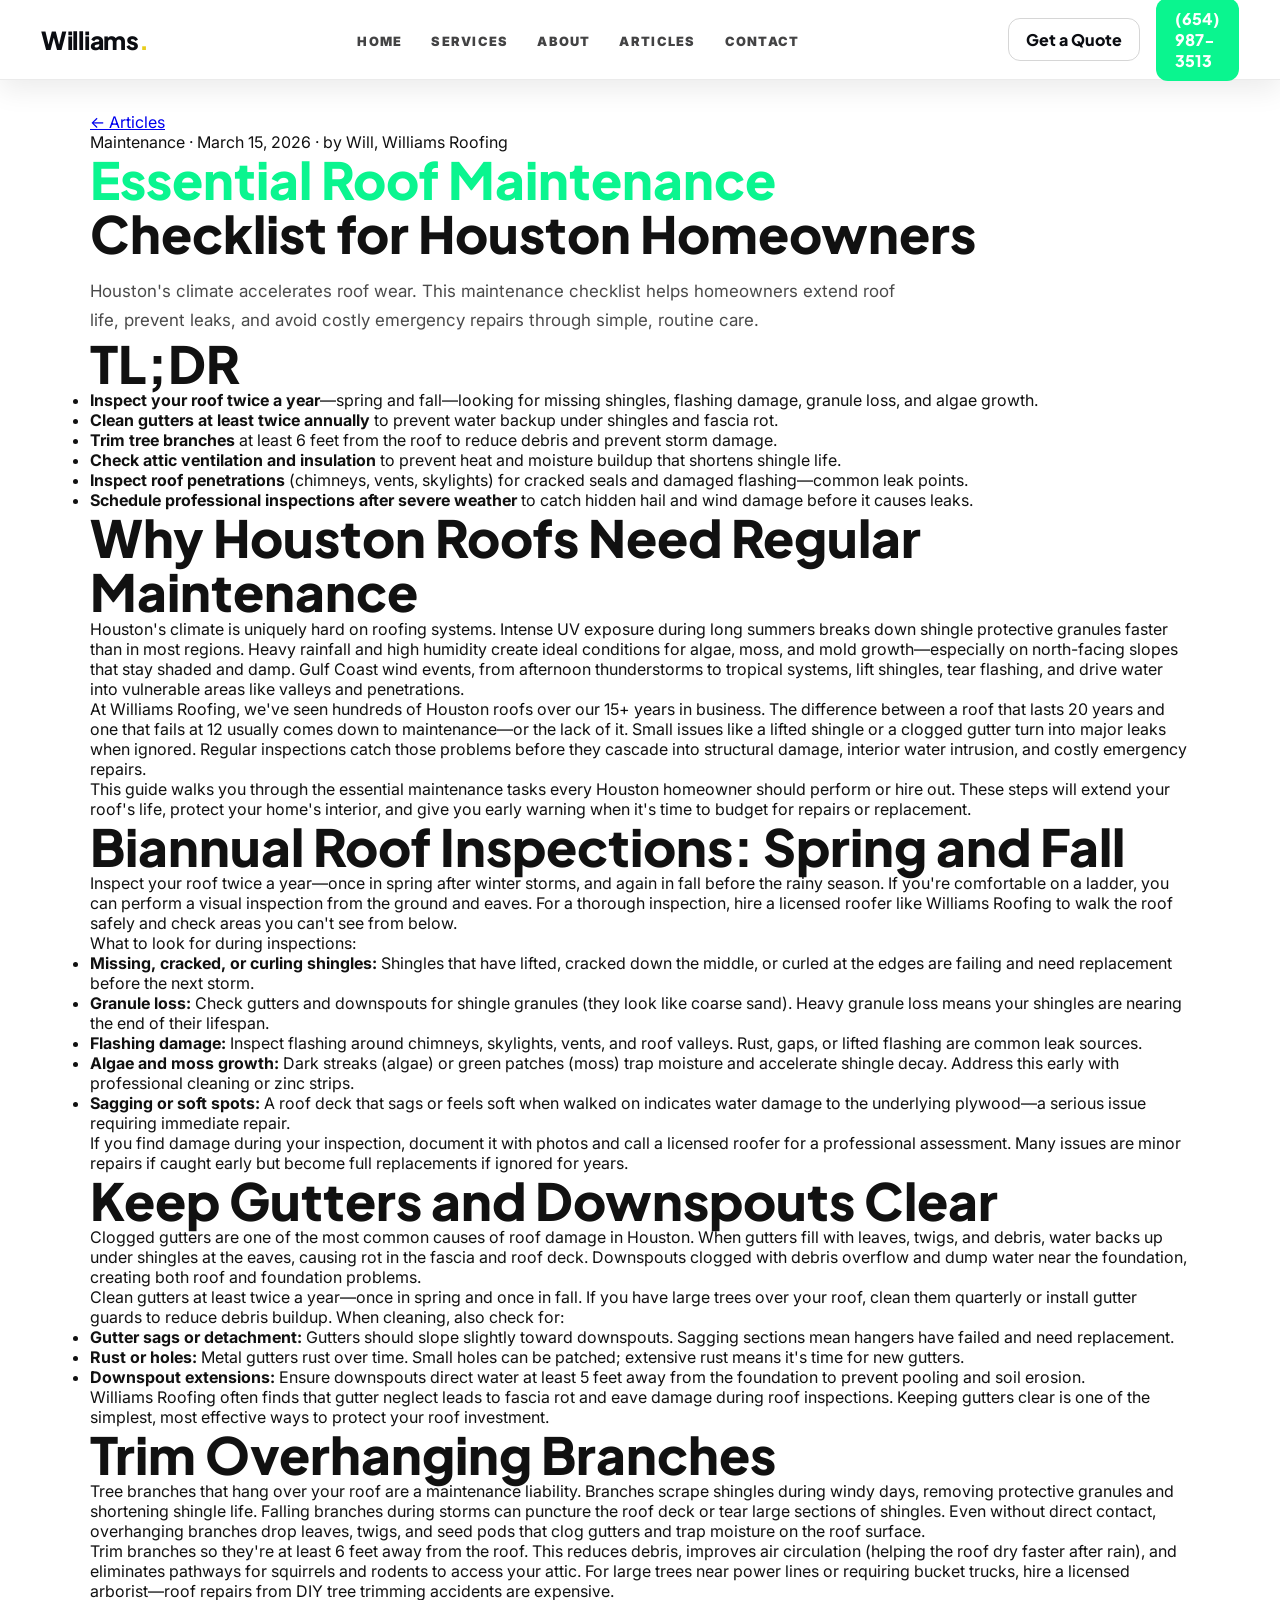
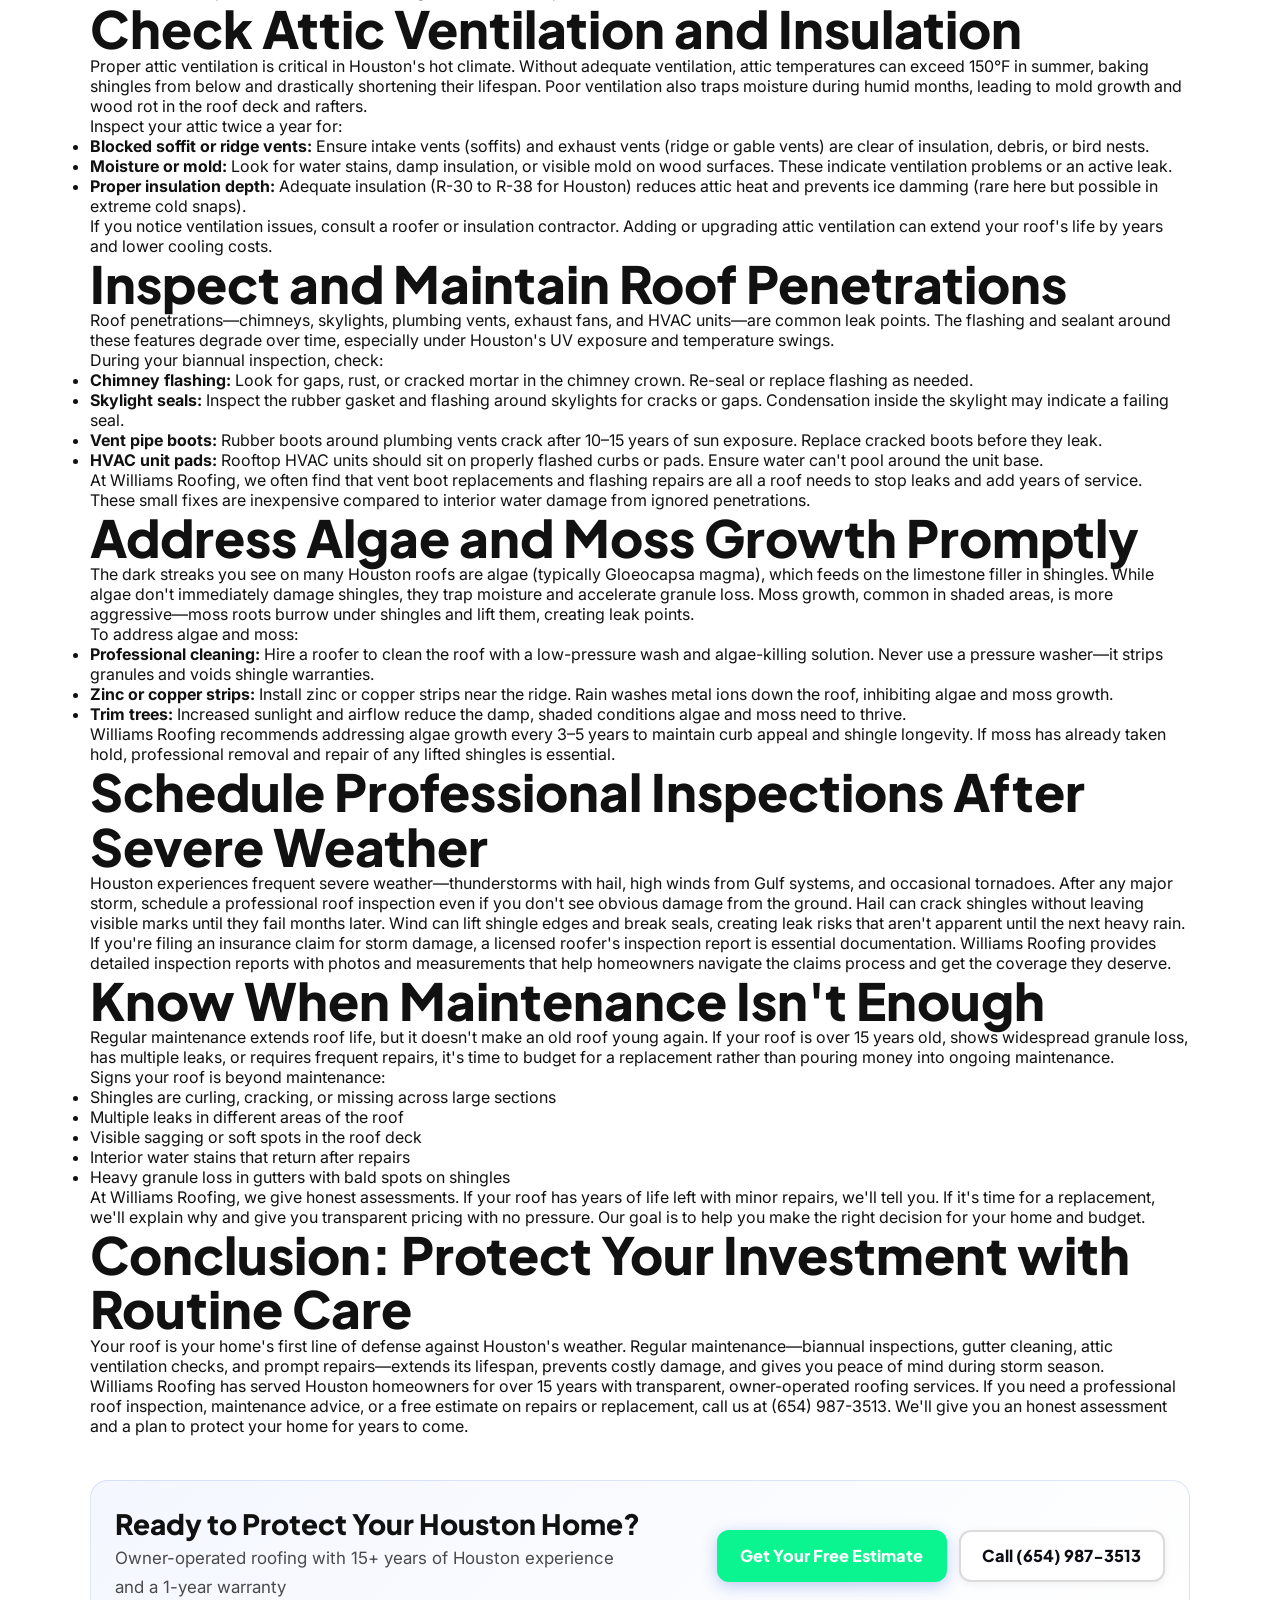
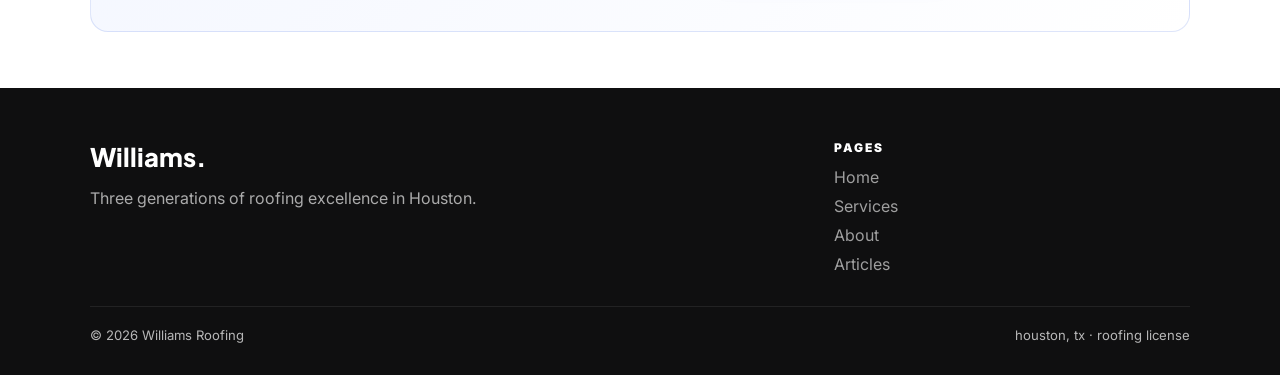
<file: article-post-1.html>
<!DOCTYPE html>
<!--
  Build: copy this file to ARTICLE_POST_SLUG_FILENAME (same as ARTICLE_1_URL), e.g. articles/roof-maintenance-houston-tx.html, then replace tokens.
  Asset and nav links use ../ because the published post lives under articles/.
-->
<html lang="en">
<head>
  <meta charset="UTF-8" />
  <meta name="viewport" content="width=device-width, initial-scale=1.0" />
  <title>Roof Maintenance Checklist Houston | Williams Roofing</title>
  <meta name="description" content="Essential roof maintenance checklist for Houston homeowners. Learn inspection schedules, gutter care, and repair timing from Williams Roofing. Call for a free roof inspection." />
  <meta name="theme-color" content="#0AF58F" />
  <link rel="canonical" href="https://ahana-williams-racing-2605102200.netlify.app/articles/roof-maintenance-checklist-houston.html" />
  <meta property="og:type" content="article" />
  <meta property="og:title" content="Roof Maintenance Checklist Houston | Williams Roofing" />
  <meta property="og:description" content="Essential roof maintenance checklist for Houston homeowners. Learn inspection schedules, gutter care, and repair timing from Williams Roofing. Call for a free roof inspection." />
  <meta property="og:url" content="https://ahana-williams-racing-2605102200.netlify.app/articles/roof-maintenance-checklist-houston.html" />
  <meta property="og:image" content="https://images.unsplash.com/photo-1558618666-fcd25c85cd64?w=1200" />
  <meta name="twitter:card" content="summary_large_image" />
  <meta name="twitter:title" content="Roof Maintenance Checklist Houston | Williams Roofing" />
  <meta name="twitter:description" content="Essential roof maintenance checklist for Houston homeowners. Learn inspection schedules, gutter care, and repair timing from Williams Roofing. Call for a free roof inspection." />
  <meta name="twitter:image" content="https://images.unsplash.com/photo-1558618666-fcd25c85cd64?w=1200" />
  <link rel="preconnect" href="https://fonts.googleapis.com" />
  <link rel="preconnect" href="https://fonts.gstatic.com" crossorigin />
  <link href="https://fonts.googleapis.com/css2?family=Plus+Jakarta+Sans:wght@600;700;800&amp;family=Inter:wght@400;500;600;700&amp;display=swap" rel="stylesheet" />
  <link rel="stylesheet" href="../styles.css" />
  <link rel="icon" href="../favicon.svg" type="image/svg+xml" />
  <script type="application/ld+json">
{"@context":"https://schema.org","@type":"BlogPosting","headline":"Essential Roof Maintenance Checklist for Houston Homeowners","description":"Houston's climate accelerates roof wear. This maintenance checklist helps homeowners extend roof life, prevent leaks, and avoid costly emergency repairs through simple, routine care.","image":"https://images.unsplash.com/photo-1558618666-fcd25c85cd64?w=1200","datePublished":"2026-03-15","author":{"@type":"Person","name":"Will"},"publisher":{"@type":"Organization","name":"Williams Roofing","logo":{"@type":"ImageObject","url":"https://images.unsplash.com/photo-1558618666-fcd25c85cd64?w=1200"}},"mainEntityOfPage":{"@type":"WebPage","@id":"https://ahana-williams-racing-2605102200.netlify.app/articles/roof-maintenance-checklist-houston"}}
  </script>
</head>
<body>
  <a class="skip-link" href="#main">Skip to main content</a>
  <header>
    <div class="inner container">
      <a class="logo" href="../index.html">Williams<span>.</span></a>
      <nav id="primary-nav" aria-label="Main navigation">
        <ul>
          <li><a href="../index.html">Home</a></li>
          <li><a href="../services.html">Services</a></li>
          <li><a href="../about.html">About</a></li>
          <li><a href="../articles.html">Articles</a></li>
          <li><a href="../contact.html">Contact</a></li>
        </ul>
      </nav>
      <div class="cta">
        <button type="button" class="nav-toggle" aria-controls="primary-nav" aria-expanded="false" aria-label="Menu">
          <span class="nav-toggle-bar" aria-hidden="true"></span>
          <span class="nav-toggle-bar" aria-hidden="true"></span>
          <span class="nav-toggle-bar" aria-hidden="true"></span>
        </button>
        <a class="btn btn-outline" href="../contact.html">Get a Quote</a>
        <a class="btn btn-primary" href="tel:+16549873513">(654) 987-3513</a>
      </div>
    </div>
  </header>

  <main id="main" class="depth-page">
    <div class="container article-shell">
      <p class="article-back"><a href="../articles.html">← Articles</a></p>
      <p class="article-meta-line"><span class="article-cat">Maintenance</span><span class="article-meta-sep"> · </span><time datetime="">March 15, 2026</time><span class="article-meta-sep"> · </span>by Will, Williams Roofing</p>
      <h1 class="article-h1"><span>Essential Roof Maintenance</span><br>Checklist for Houston Homeowners</h1>
      <p class="sub article-dek">Houston's climate accelerates roof wear. This maintenance checklist helps homeowners extend roof life, prevent leaks, and avoid costly emergency repairs through simple, routine care.</p>
      <div class="article-tldr-wrap">
        <h2>TL;DR</h2>
<ul>
<li><strong>Inspect your roof twice a year</strong>—spring and fall—looking for missing shingles, flashing damage, granule loss, and algae growth.</li>
<li><strong>Clean gutters at least twice annually</strong> to prevent water backup under shingles and fascia rot.</li>
<li><strong>Trim tree branches</strong> at least 6 feet from the roof to reduce debris and prevent storm damage.</li>
<li><strong>Check attic ventilation and insulation</strong> to prevent heat and moisture buildup that shortens shingle life.</li>
<li><strong>Inspect roof penetrations</strong> (chimneys, vents, skylights) for cracked seals and damaged flashing—common leak points.</li>
<li><strong>Schedule professional inspections after severe weather</strong> to catch hidden hail and wind damage before it causes leaks.</li>
</ul>
      </div>
      <div class="article-body article-prose">
        <h2>Why Houston Roofs Need Regular Maintenance</h2>
<p>Houston's climate is uniquely hard on roofing systems. Intense UV exposure during long summers breaks down shingle protective granules faster than in most regions. Heavy rainfall and high humidity create ideal conditions for algae, moss, and mold growth—especially on north-facing slopes that stay shaded and damp. Gulf Coast wind events, from afternoon thunderstorms to tropical systems, lift shingles, tear flashing, and drive water into vulnerable areas like valleys and penetrations.</p>
<p>At Williams Roofing, we've seen hundreds of Houston roofs over our 15+ years in business. The difference between a roof that lasts 20 years and one that fails at 12 usually comes down to maintenance—or the lack of it. Small issues like a lifted shingle or a clogged gutter turn into major leaks when ignored. Regular inspections catch those problems before they cascade into structural damage, interior water intrusion, and costly emergency repairs.</p>
<p>This guide walks you through the essential maintenance tasks every Houston homeowner should perform or hire out. These steps will extend your roof's life, protect your home's interior, and give you early warning when it's time to budget for repairs or replacement.</p>

<h2>Biannual Roof Inspections: Spring and Fall</h2>
<p>Inspect your roof twice a year—once in spring after winter storms, and again in fall before the rainy season. If you're comfortable on a ladder, you can perform a visual inspection from the ground and eaves. For a thorough inspection, hire a licensed roofer like Williams Roofing to walk the roof safely and check areas you can't see from below.</p>
<p>What to look for during inspections:</p>
<ul>
<li><strong>Missing, cracked, or curling shingles:</strong> Shingles that have lifted, cracked down the middle, or curled at the edges are failing and need replacement before the next storm.</li>
<li><strong>Granule loss:</strong> Check gutters and downspouts for shingle granules (they look like coarse sand). Heavy granule loss means your shingles are nearing the end of their lifespan.</li>
<li><strong>Flashing damage:</strong> Inspect flashing around chimneys, skylights, vents, and roof valleys. Rust, gaps, or lifted flashing are common leak sources.</li>
<li><strong>Algae and moss growth:</strong> Dark streaks (algae) or green patches (moss) trap moisture and accelerate shingle decay. Address this early with professional cleaning or zinc strips.</li>
<li><strong>Sagging or soft spots:</strong> A roof deck that sags or feels soft when walked on indicates water damage to the underlying plywood—a serious issue requiring immediate repair.</li>
</ul>
<p>If you find damage during your inspection, document it with photos and call a licensed roofer for a professional assessment. Many issues are minor repairs if caught early but become full replacements if ignored for years.</p>

<h2>Keep Gutters and Downspouts Clear</h2>
<p>Clogged gutters are one of the most common causes of roof damage in Houston. When gutters fill with leaves, twigs, and debris, water backs up under shingles at the eaves, causing rot in the fascia and roof deck. Downspouts clogged with debris overflow and dump water near the foundation, creating both roof and foundation problems.</p>
<p>Clean gutters at least twice a year—once in spring and once in fall. If you have large trees over your roof, clean them quarterly or install gutter guards to reduce debris buildup. When cleaning, also check for:</p>
<ul>
<li><strong>Gutter sags or detachment:</strong> Gutters should slope slightly toward downspouts. Sagging sections mean hangers have failed and need replacement.</li>
<li><strong>Rust or holes:</strong> Metal gutters rust over time. Small holes can be patched; extensive rust means it's time for new gutters.</li>
<li><strong>Downspout extensions:</strong> Ensure downspouts direct water at least 5 feet away from the foundation to prevent pooling and soil erosion.</li>
</ul>
<p>Williams Roofing often finds that gutter neglect leads to fascia rot and eave damage during roof inspections. Keeping gutters clear is one of the simplest, most effective ways to protect your roof investment.</p>

<h2>Trim Overhanging Branches</h2>
<p>Tree branches that hang over your roof are a maintenance liability. Branches scrape shingles during windy days, removing protective granules and shortening shingle life. Falling branches during storms can puncture the roof deck or tear large sections of shingles. Even without direct contact, overhanging branches drop leaves, twigs, and seed pods that clog gutters and trap moisture on the roof surface.</p>
<p>Trim branches so they're at least 6 feet away from the roof. This reduces debris, improves air circulation (helping the roof dry faster after rain), and eliminates pathways for squirrels and rodents to access your attic. For large trees near power lines or requiring bucket trucks, hire a licensed arborist—roof repairs from DIY tree trimming accidents are expensive.</p>

<h2>Check Attic Ventilation and Insulation</h2>
<p>Proper attic ventilation is critical in Houston's hot climate. Without adequate ventilation, attic temperatures can exceed 150°F in summer, baking shingles from below and drastically shortening their lifespan. Poor ventilation also traps moisture during humid months, leading to mold growth and wood rot in the roof deck and rafters.</p>
<p>Inspect your attic twice a year for:</p>
<ul>
<li><strong>Blocked soffit or ridge vents:</strong> Ensure intake vents (soffits) and exhaust vents (ridge or gable vents) are clear of insulation, debris, or bird nests.</li>
<li><strong>Moisture or mold:</strong> Look for water stains, damp insulation, or visible mold on wood surfaces. These indicate ventilation problems or an active leak.</li>
<li><strong>Proper insulation depth:</strong> Adequate insulation (R-30 to R-38 for Houston) reduces attic heat and prevents ice damming (rare here but possible in extreme cold snaps).</li>
</ul>
<p>If you notice ventilation issues, consult a roofer or insulation contractor. Adding or upgrading attic ventilation can extend your roof's life by years and lower cooling costs.</p>

<h2>Inspect and Maintain Roof Penetrations</h2>
<p>Roof penetrations—chimneys, skylights, plumbing vents, exhaust fans, and HVAC units—are common leak points. The flashing and sealant around these features degrade over time, especially under Houston's UV exposure and temperature swings.</p>
<p>During your biannual inspection, check:</p>
<ul>
<li><strong>Chimney flashing:</strong> Look for gaps, rust, or cracked mortar in the chimney crown. Re-seal or replace flashing as needed.</li>
<li><strong>Skylight seals:</strong> Inspect the rubber gasket and flashing around skylights for cracks or gaps. Condensation inside the skylight may indicate a failing seal.</li>
<li><strong>Vent pipe boots:</strong> Rubber boots around plumbing vents crack after 10–15 years of sun exposure. Replace cracked boots before they leak.</li>
<li><strong>HVAC unit pads:</strong> Rooftop HVAC units should sit on properly flashed curbs or pads. Ensure water can't pool around the unit base.</li>
</ul>
<p>At Williams Roofing, we often find that vent boot replacements and flashing repairs are all a roof needs to stop leaks and add years of service. These small fixes are inexpensive compared to interior water damage from ignored penetrations.</p>

<h2>Address Algae and Moss Growth Promptly</h2>
<p>The dark streaks you see on many Houston roofs are algae (typically Gloeocapsa magma), which feeds on the limestone filler in shingles. While algae don't immediately damage shingles, they trap moisture and accelerate granule loss. Moss growth, common in shaded areas, is more aggressive—moss roots burrow under shingles and lift them, creating leak points.</p>
<p>To address algae and moss:</p>
<ul>
<li><strong>Professional cleaning:</strong> Hire a roofer to clean the roof with a low-pressure wash and algae-killing solution. Never use a pressure washer—it strips granules and voids shingle warranties.</li>
<li><strong>Zinc or copper strips:</strong> Install zinc or copper strips near the ridge. Rain washes metal ions down the roof, inhibiting algae and moss growth.</li>
<li><strong>Trim trees:</strong> Increased sunlight and airflow reduce the damp, shaded conditions algae and moss need to thrive.</li>
</ul>
<p>Williams Roofing recommends addressing algae growth every 3–5 years to maintain curb appeal and shingle longevity. If moss has already taken hold, professional removal and repair of any lifted shingles is essential.</p>

<h2>Schedule Professional Inspections After Severe Weather</h2>
<p>Houston experiences frequent severe weather—thunderstorms with hail, high winds from Gulf systems, and occasional tornadoes. After any major storm, schedule a professional roof inspection even if you don't see obvious damage from the ground. Hail can crack shingles without leaving visible marks until they fail months later. Wind can lift shingle edges and break seals, creating leak risks that aren't apparent until the next heavy rain.</p>
<p>If you're filing an insurance claim for storm damage, a licensed roofer's inspection report is essential documentation. Williams Roofing provides detailed inspection reports with photos and measurements that help homeowners navigate the claims process and get the coverage they deserve.</p>

<h2>Know When Maintenance Isn't Enough</h2>
<p>Regular maintenance extends roof life, but it doesn't make an old roof young again. If your roof is over 15 years old, shows widespread granule loss, has multiple leaks, or requires frequent repairs, it's time to budget for a replacement rather than pouring money into ongoing maintenance.</p>
<p>Signs your roof is beyond maintenance:</p>
<ul>
<li>Shingles are curling, cracking, or missing across large sections</li>
<li>Multiple leaks in different areas of the roof</li>
<li>Visible sagging or soft spots in the roof deck</li>
<li>Interior water stains that return after repairs</li>
<li>Heavy granule loss in gutters with bald spots on shingles</li>
</ul>
<p>At Williams Roofing, we give honest assessments. If your roof has years of life left with minor repairs, we'll tell you. If it's time for a replacement, we'll explain why and give you transparent pricing with no pressure. Our goal is to help you make the right decision for your home and budget.</p>

<h2>Conclusion: Protect Your Investment with Routine Care</h2>
<p>Your roof is your home's first line of defense against Houston's weather. Regular maintenance—biannual inspections, gutter cleaning, attic ventilation checks, and prompt repairs—extends its lifespan, prevents costly damage, and gives you peace of mind during storm season.</p>
<p>Williams Roofing has served Houston homeowners for over 15 years with transparent, owner-operated roofing services. If you need a professional roof inspection, maintenance advice, or a free estimate on repairs or replacement, call us at (654) 987-3513. We'll give you an honest assessment and a plan to protect your home for years to come.</p>
      </div>
      <div class="cta-band" style="margin-top:2.75rem">
        <div>
          <h2 style="font-size:clamp(1.35rem,2.8vw,1.75rem);margin-bottom:.35rem">Ready to Protect Your Houston Home?</h2>
          <p class="sub" style="margin:0;max-width:520px">Owner-operated roofing with 15+ years of Houston experience and a 1-year warranty</p>
        </div>
        <div style="display:flex;gap:.75rem;flex-wrap:wrap">
          <a class="btn btn-primary" href="../contact.html">Get Your Free Estimate</a>
          <a class="btn btn-outline" href="tel:+16549873513">Call (654) 987-3513</a>
        </div>
      </div>
    </div>
  </main>

  <footer>
    <div class="fgrid">
      <div>
        <div class="fhead">Williams<span>.</span></div>
        <p style="margin-top:.75rem;line-height:1.7;max-width:520px;color:rgba(255,255,255,.65)">Three generations of roofing excellence in Houston.</p>
      </div>
      <div>
        <div style="font-size:.75rem;font-weight:900;text-transform:uppercase;letter-spacing:.16em;color:#fff">Pages</div>
        <ul class="flinks">
          <li><a href="../index.html">Home</a></li>
          <li><a href="../services.html">Services</a></li>
          <li><a href="../about.html">About</a></li>
          <li><a href="../articles.html">Articles</a></li>
        </ul>
      </div>
    </div>
    <div class="fb">
      <span>&copy; 2026 Williams Roofing</span>
      <span>houston, tx · roofing license</span>
    </div>
  </footer>
  <script src="../main.js" defer></script>
</body>
</html>
</file>
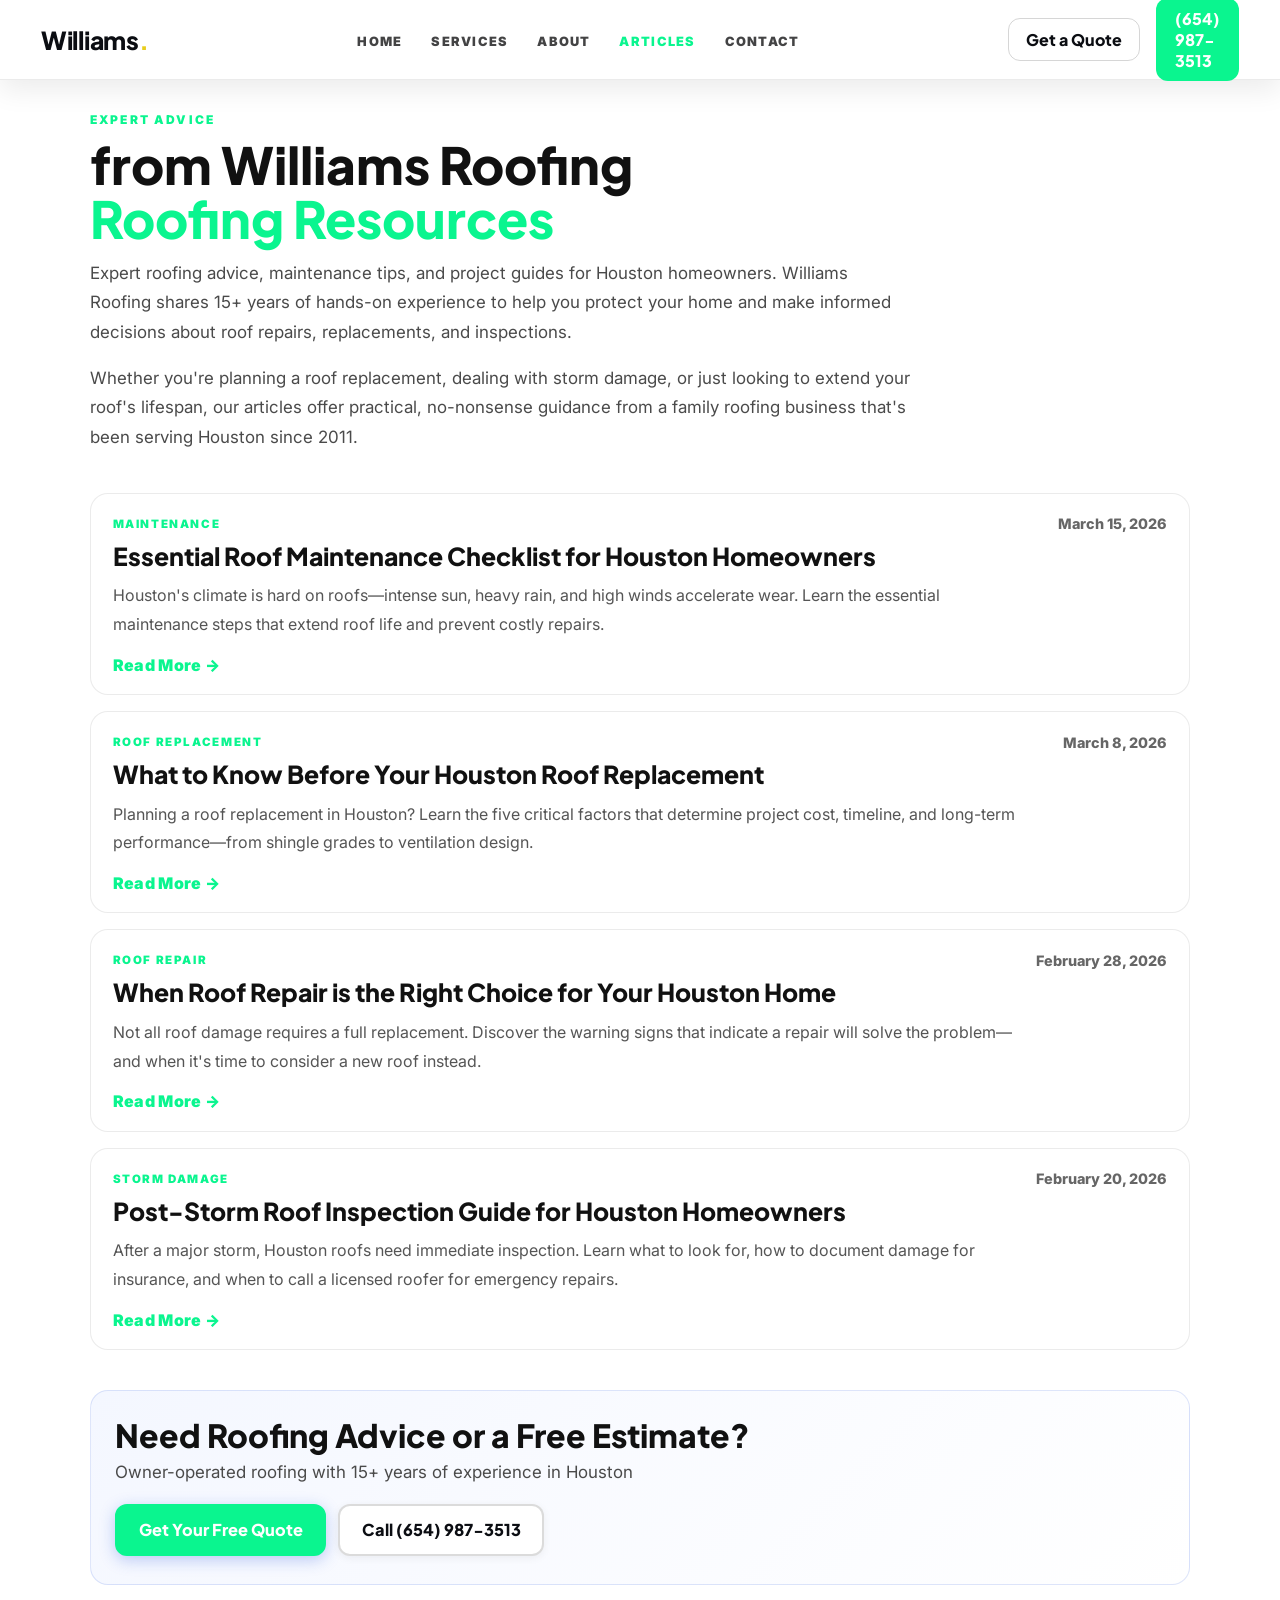
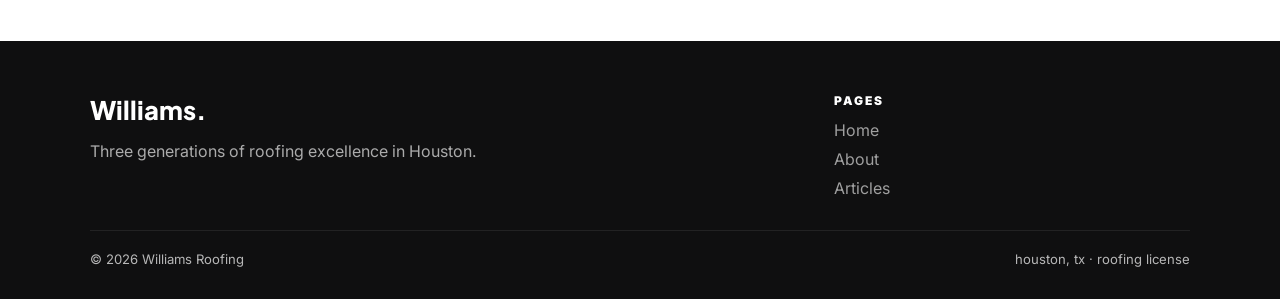
<file: articles.html>
<!DOCTYPE html>
<html lang="en">
<head>
  <meta charset="UTF-8" />
  <meta name="viewport" content="width=device-width, initial-scale=1.0" />
  <title>Roofing Tips & Guides | Williams Roofing Houston</title>
  <meta name="description" content="Expert roofing tips and guides from Williams Roofing in Houston. Learn about roof replacement, repairs, maintenance, and storm damage from 15+ years of local experience." />
  <meta name="theme-color" content="#0AF58F" />
  <link rel="canonical" href="https://ahana-williams-racing-2605102200.netlify.app/articles.html" />
  <meta property="og:type" content="website" />
  <meta property="og:title" content="Roofing Tips & Guides | Williams Roofing Houston" />
  <meta property="og:description" content="Expert roofing tips and guides from Williams Roofing in Houston. Learn about roof replacement, repairs, maintenance, and storm damage from 15+ years of local experience." />
  <meta property="og:url" content="https://ahana-williams-racing-2605102200.netlify.app/articles.html" />
  <meta property="og:image" content="https://images.unsplash.com/photo-1558618666-fcd25c85cd64?w=1200" />
  <link rel="preconnect" href="https://fonts.googleapis.com" />
  <link rel="preconnect" href="https://fonts.gstatic.com" crossorigin />
  <link href="https://fonts.googleapis.com/css2?family=Plus+Jakarta+Sans:wght@600;700;800&amp;family=Inter:wght@400;500;600;700&amp;display=swap" rel="stylesheet" />
  <link rel="stylesheet" href="./styles.css" />
  <link rel="icon" href="./favicon.svg" type="image/svg+xml" />
  <script type="application/ld+json">
  {
    "@context":"https://schema.org",
    "@type":"CollectionPage",
    "name":"Roofing Tips & Guides | Williams Roofing Houston",
    "url":"https://ahana-williams-racing-2605102200.netlify.app/articles.html",
    "description":"Expert roofing tips and guides from Williams Roofing in Houston. Learn about roof replacement, repairs, maintenance, and storm damage from 15+ years of local experience.",
    "hasPart":[
      {"@type":"WebPage","name":"Essential Roof Maintenance Checklist for Houston Homeowners","url":"/articles/roof-maintenance-checklist-houston"},
      {"@type":"WebPage","name":"What to Know Before Your Houston Roof Replacement","url":"/articles/roof-replacement-planning-houston"},
      {"@type":"WebPage","name":"When Roof Repair is the Right Choice for Your Houston Home","url":"/articles/roof-repair-vs-replacement-houston"},
      {"@type":"WebPage","name":"Post-Storm Roof Inspection Guide for Houston Homeowners","url":"/articles/storm-damage-roof-inspection-houston"}
    ]
  }
  </script>
</head>
<body>
  <header>
    <div class="inner container">
      <a class="logo" href="index.html">Williams<span>.</span></a>
      <nav id="primary-nav" aria-label="Main navigation">
        <ul>
          <li><a href="index.html">Home</a></li>
          <li><a href="services.html">Services</a></li>
          <li><a href="about.html">About</a></li>
          <li><a href="articles.html">Articles</a></li>
          <li><a href="contact.html">Contact</a></li>
        </ul>
      </nav>
      <div class="cta">
        <button type="button" class="nav-toggle" aria-controls="primary-nav" aria-expanded="false" aria-label="Menu">
          <span class="nav-toggle-bar" aria-hidden="true"></span>
          <span class="nav-toggle-bar" aria-hidden="true"></span>
          <span class="nav-toggle-bar" aria-hidden="true"></span>
        </button>
        <a class="btn btn-outline" href="contact.html">Get a Quote</a>
        <a class="btn btn-primary" href="tel:+16549873513">(654) 987-3513</a>
      </div>
    </div>
  </header>

  <main id="main" class="depth-page">
    <div class="container">
      <div class="k">Expert Advice</div>
      <h1>from Williams Roofing<br><span>Roofing Resources</span></h1>
      <p class="sub" style="margin-top:.85rem">Expert roofing advice, maintenance tips, and project guides for Houston homeowners. Williams Roofing shares 15+ years of hands-on experience to help you protect your home and make informed decisions about roof repairs, replacements, and inspections.</p>
      <p class="sub" style="margin-top:1rem">Whether you're planning a roof replacement, dealing with storm damage, or just looking to extend your roof's lifespan, our articles offer practical, no-nonsense guidance from a family roofing business that's been serving Houston since 2011.</p>

      <div class="post-list" style="margin-top:2.5rem">
        <a class="post-link" href="/articles/roof-maintenance-checklist-houston">
          <div class="post-top">
            <div class="post-eyebrow">Maintenance</div>
            <div class="post-date">March 15, 2026</div>
          </div>
          <div class="post-title">Essential Roof Maintenance Checklist for Houston Homeowners</div>
          <div class="post-excerpt">Houston's climate is hard on roofs—intense sun, heavy rain, and high winds accelerate wear. Learn the essential maintenance steps that extend roof life and prevent costly repairs.</div>
          <div class="post-cta">Read More →</div>
        </a>

        <a class="post-link" href="/articles/roof-replacement-planning-houston">
          <div class="post-top">
            <div class="post-eyebrow">Roof Replacement</div>
            <div class="post-date">March 8, 2026</div>
          </div>
          <div class="post-title">What to Know Before Your Houston Roof Replacement</div>
          <div class="post-excerpt">Planning a roof replacement in Houston? Learn the five critical factors that determine project cost, timeline, and long-term performance—from shingle grades to ventilation design.</div>
          <div class="post-cta">Read More →</div>
        </a>

        <a class="post-link" href="/articles/roof-repair-vs-replacement-houston">
          <div class="post-top">
            <div class="post-eyebrow">Roof Repair</div>
            <div class="post-date">February 28, 2026</div>
          </div>
          <div class="post-title">When Roof Repair is the Right Choice for Your Houston Home</div>
          <div class="post-excerpt">Not all roof damage requires a full replacement. Discover the warning signs that indicate a repair will solve the problem—and when it's time to consider a new roof instead.</div>
          <div class="post-cta">Read More →</div>
        </a>

        <a class="post-link" href="/articles/storm-damage-roof-inspection-houston">
          <div class="post-top">
            <div class="post-eyebrow">Storm Damage</div>
            <div class="post-date">February 20, 2026</div>
          </div>
          <div class="post-title">Post-Storm Roof Inspection Guide for Houston Homeowners</div>
          <div class="post-excerpt">After a major storm, Houston roofs need immediate inspection. Learn what to look for, how to document damage for insurance, and when to call a licensed roofer for emergency repairs.</div>
          <div class="post-cta">Read More →</div>
        </a>
      </div>
      <div class="cta-band" style="margin-top:2.5rem">
        <div>
          <h2 style="font-size:clamp(1.5rem,3vw,2rem);margin-bottom:.35rem">Need Roofing Advice or a Free Estimate?</h2>
          <p class="sub" style="margin:0;max-width:520px">Owner-operated roofing with 15+ years of experience in Houston</p>
        </div>
        <div style="display:flex;gap:.75rem;flex-wrap:wrap">
          <a class="btn btn-primary" href="contact.html">Get Your Free Quote</a>
          <a class="btn btn-outline" href="tel:+16549873513">Call (654) 987-3513</a>
        </div>
      </div>
    </div>
  </main>

  <footer>
    <div class="fgrid">
      <div>
        <div class="fhead">Williams<span>.</span></div>
        <p style="margin-top:.75rem;line-height:1.7;max-width:520px;color:rgba(255,255,255,.65)">Three generations of roofing excellence in Houston.</p>
      </div>
      <div>
        <div style="font-size:.75rem;font-weight:900;text-transform:uppercase;letter-spacing:.16em;color:#fff">Pages</div>
        <ul class="flinks">
          <li><a href="index.html">Home</a></li>
          <li><a href="about.html">About</a></li>
          <li><a href="articles.html">Articles</a></li>
        </ul>
      </div>
    </div>
    <div class="fb">
      <span>&copy; 2026 Williams Roofing</span>
      <span>houston, tx · roofing license</span>
    </div>
  </footer>
  <script src="./main.js" defer></script>
</body>
</html>
</file>
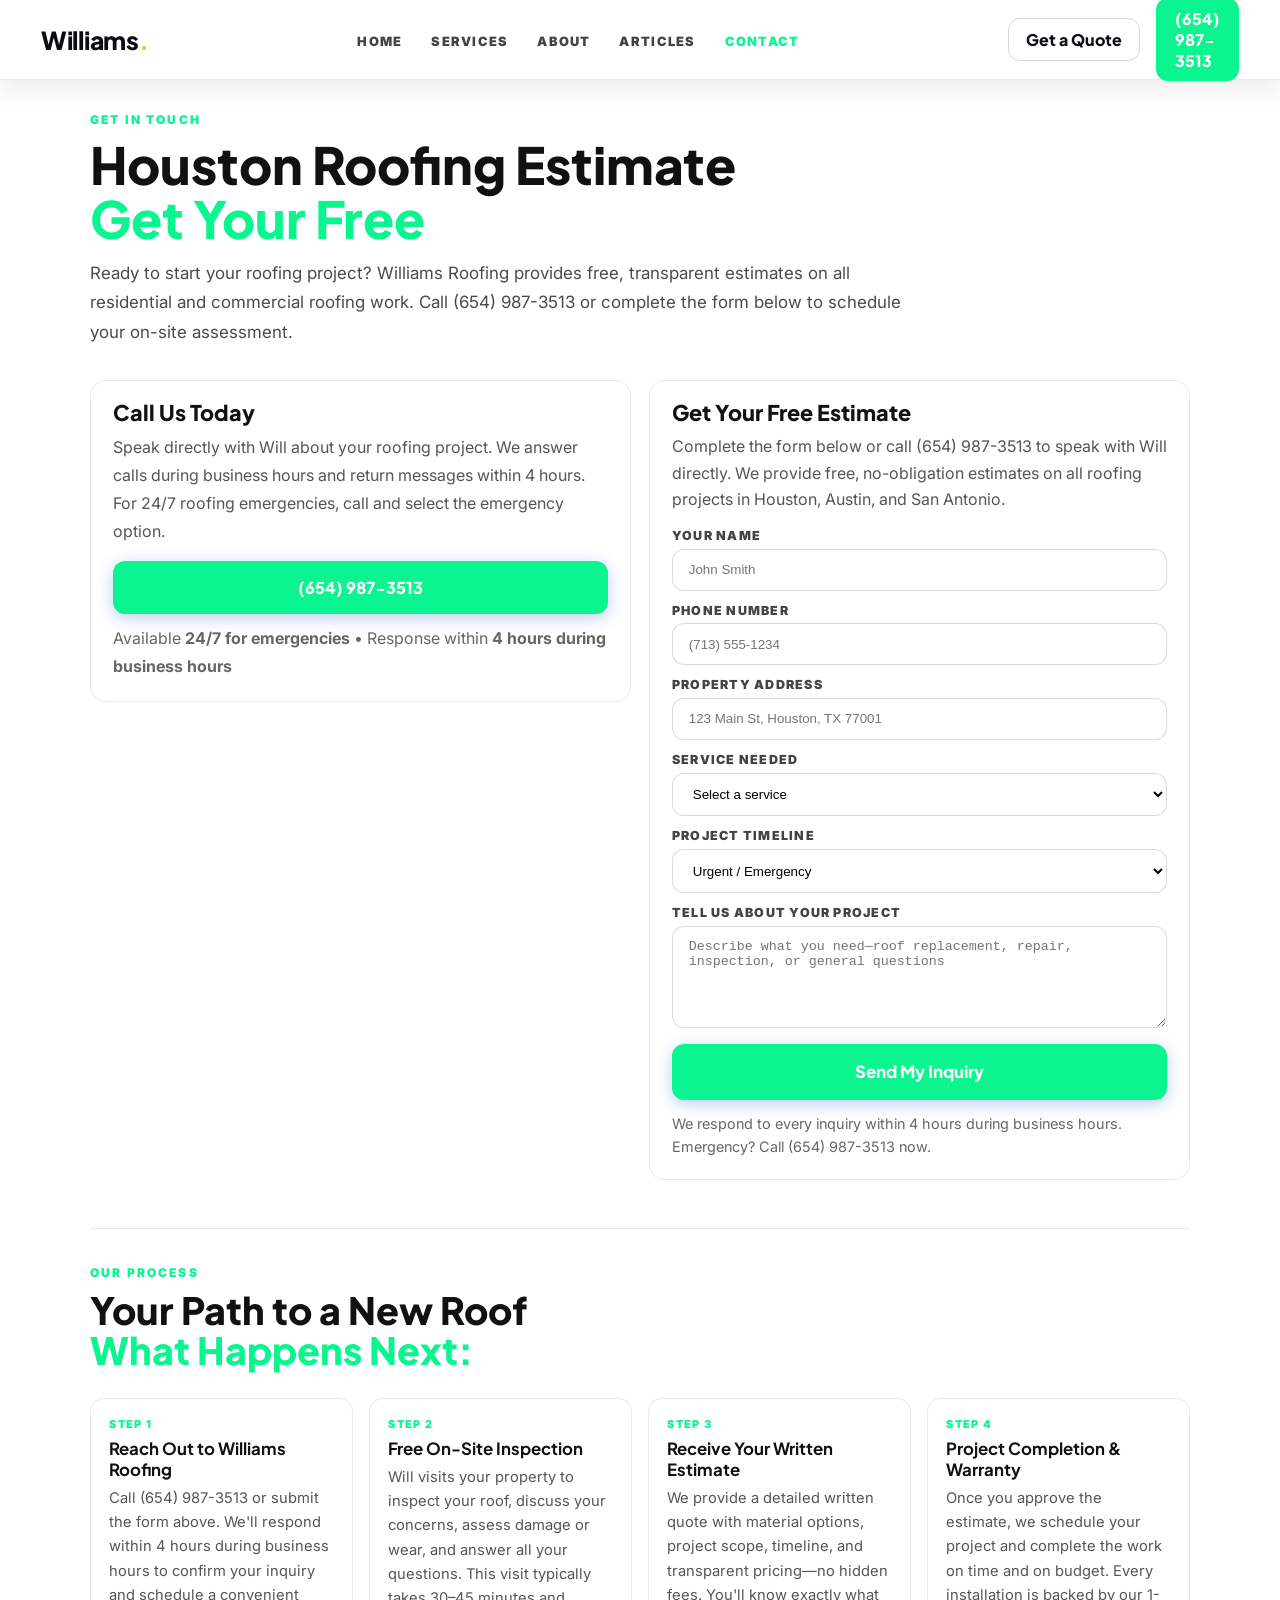
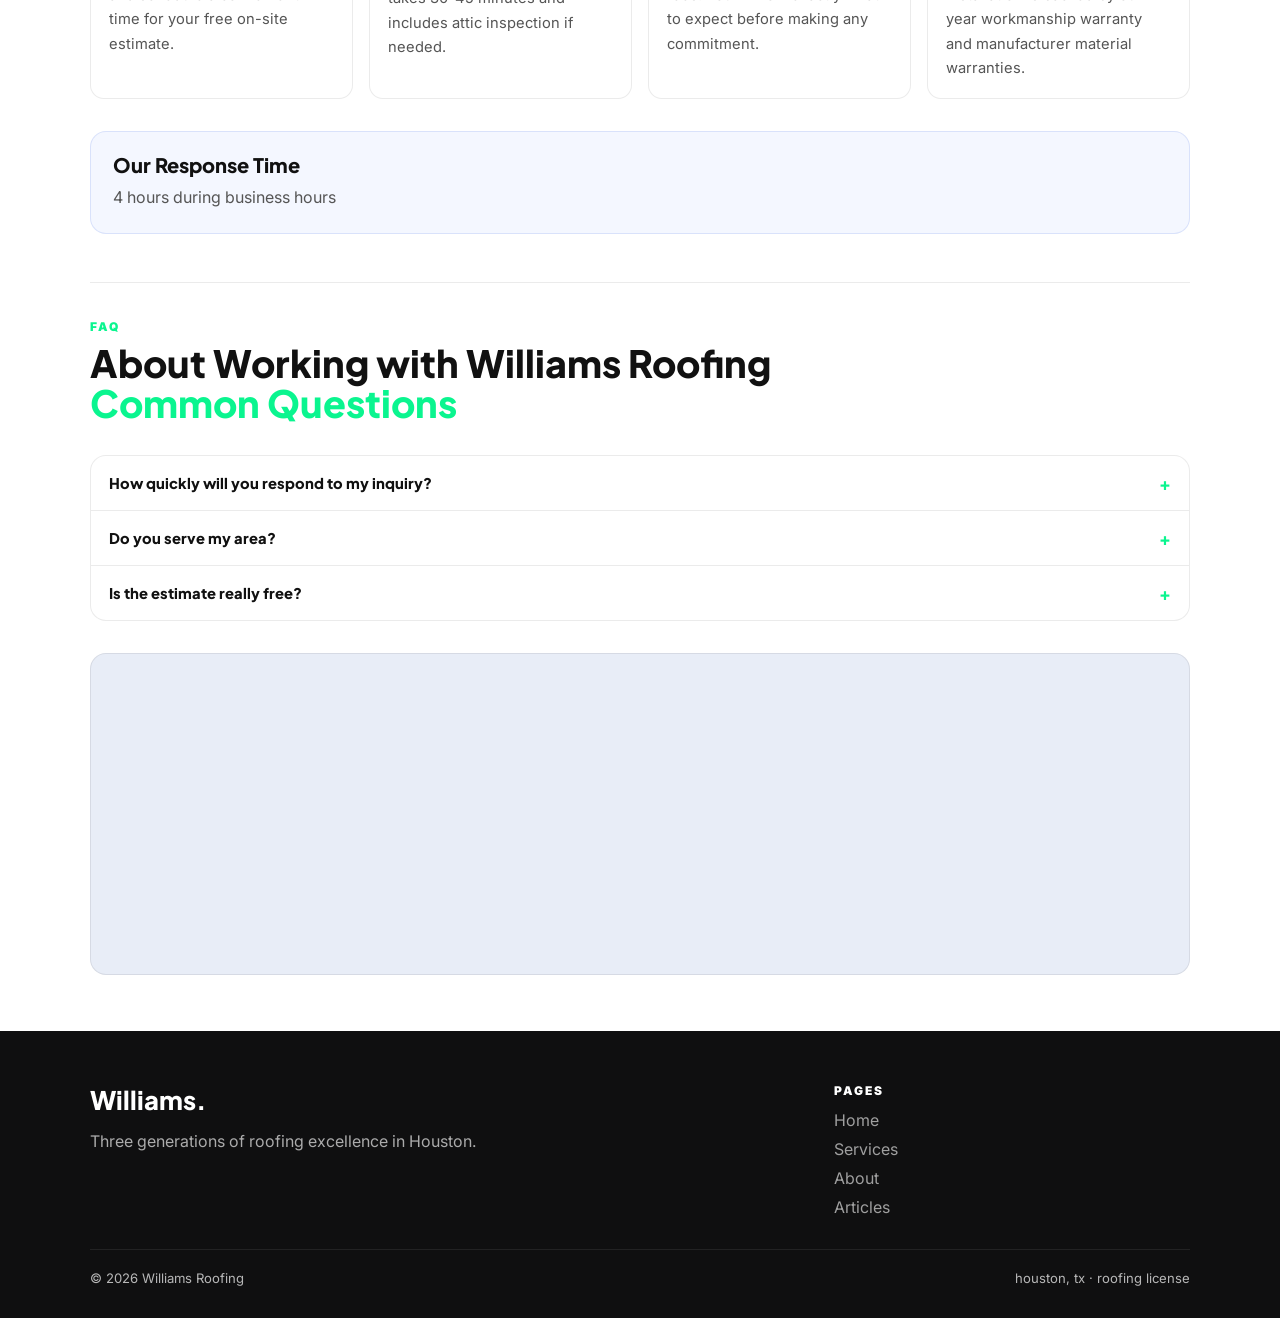
<file: contact.html>
<!DOCTYPE html>
<html lang="en">
<head>
  <meta charset="UTF-8" />
  <meta name="viewport" content="width=device-width, initial-scale=1.0" />
  <title>Contact Williams Roofing Houston | Free Estimate</title>
  <meta name="description" content="Contact Williams Roofing in Houston for a free roofing estimate. 24/7 emergency service, 4-hour response time, owner-operated. Call (654) 987-3513 today." />
  <meta name="theme-color" content="#0AF58F" />
  <link rel="canonical" href="https://ahana-williams-racing-2605102200.netlify.app/contact.html" />
  <meta property="og:type" content="website" />
  <meta property="og:title" content="Contact Williams Roofing Houston | Free Estimate" />
  <meta property="og:description" content="Contact Williams Roofing in Houston for a free roofing estimate. 24/7 emergency service, 4-hour response time, owner-operated. Call (654) 987-3513 today." />
  <meta property="og:url" content="https://ahana-williams-racing-2605102200.netlify.app/contact.html" />
  <meta property="og:image" content="https://images.unsplash.com/photo-1558618666-fcd25c85cd64?w=1200" />
  <link rel="preconnect" href="https://fonts.googleapis.com" />
  <link rel="preconnect" href="https://fonts.gstatic.com" crossorigin />
  <link href="https://fonts.googleapis.com/css2?family=Plus+Jakarta+Sans:wght@600;700;800&amp;family=Inter:wght@400;500;600;700&amp;display=swap" rel="stylesheet" />
  <link rel="stylesheet" href="./styles.css" />
  <link rel="icon" href="./favicon.svg" type="image/svg+xml" />
  <script type="application/ld+json">
  {
    "@context":"https://schema.org",
    "@type":"ContactPage",
    "name":"Contact Williams Roofing Houston | Free Estimate",
    "url":"https://ahana-williams-racing-2605102200.netlify.app/contact.html",
    "about":{"@type":"LocalBusiness","name":"Williams Roofing","telephone":"+16549873513"}
  }
  </script>
</head>
<body>
  <header>
    <div class="inner container">
      <a class="logo" href="index.html">Williams<span>.</span></a>
      <nav id="primary-nav" aria-label="Main navigation">
        <ul>
          <li><a href="index.html">Home</a></li>
          <li><a href="services.html">Services</a></li>
          <li><a href="about.html">About</a></li>
          <li><a href="articles.html">Articles</a></li>
          <li><a href="contact.html">Contact</a></li>
        </ul>
      </nav>
      <div class="cta">
        <button type="button" class="nav-toggle" aria-controls="primary-nav" aria-expanded="false" aria-label="Menu">
          <span class="nav-toggle-bar" aria-hidden="true"></span>
          <span class="nav-toggle-bar" aria-hidden="true"></span>
          <span class="nav-toggle-bar" aria-hidden="true"></span>
        </button>
        <a class="btn btn-outline" href="contact.html">Get a Quote</a>
        <a class="btn btn-primary" href="tel:+16549873513">(654) 987-3513</a>
      </div>
    </div>
  </header>

  <main id="main" class="depth-page">
    <div class="container">
      <div class="k">Get in Touch</div>
      <h1>Houston Roofing Estimate<br><span>Get Your Free</span></h1>
      <p class="sub" style="margin-top:.85rem">Ready to start your roofing project? Williams Roofing provides free, transparent estimates on all residential and commercial roofing work. Call (654) 987-3513 or complete the form below to schedule your on-site assessment.</p>

      <div class="grid contact-2col" style="margin-top:2rem">
        <div class="card">
          <h2 style="font-family:&quot;Plus Jakarta Sans&quot;,system-ui,sans-serif;font-size:1.35rem;margin-bottom:.5rem">Call Us Today</h2>
          <p style="color:#555;line-height:1.75;margin:0 0 1rem">Speak directly with Will about your roofing project. We answer calls during business hours and return messages within 4 hours. For 24/7 roofing emergencies, call and select the emergency option.</p>
          <div style="display:flex;flex-direction:column;gap:.65rem">
            <a class="btn btn-primary" href="tel:+16549873513">(654) 987-3513</a>
            <div style="color:#666;line-height:1.75">Available <strong>24/7 for emergencies</strong> • Response within <strong>4 hours during business hours</strong></div>
          </div>
        </div>

        <div class="card">
          <h2 style="font-family:&quot;Plus Jakarta Sans&quot;,system-ui,sans-serif;font-size:1.35rem;margin-bottom:.5rem">Get Your Free Estimate</h2>
          <p style="color:#555;line-height:1.65;margin:0 0 1rem">Complete the form below or call (654) 987-3513 to speak with Will directly. We provide free, no-obligation estimates on all roofing projects in Houston, Austin, and San Antonio.</p>

          <form id="contact-form" style="display:grid;gap:.75rem" action="#" method="POST" novalidate>
            <div>
              <label style="display:block;font-size:.78rem;font-weight:900;text-transform:uppercase;letter-spacing:.1em;color:#444;margin-bottom:.35rem" for="name">Your Name</label>
              <input id="name" name="name" autocomplete="name" required style="width:100%;padding:.78rem 1rem;border:1.5px solid rgba(0,0,0,.14);border-radius:12px" placeholder="John Smith" />
            </div>
            <div>
              <label style="display:block;font-size:.78rem;font-weight:900;text-transform:uppercase;letter-spacing:.1em;color:#444;margin-bottom:.35rem" for="phone">Phone Number</label>
              <input id="phone" name="phone" autocomplete="tel" required inputmode="tel" style="width:100%;padding:.78rem 1rem;border:1.5px solid rgba(0,0,0,.14);border-radius:12px" placeholder="(713) 555-1234" />
            </div>
            <div>
              <label style="display:block;font-size:.78rem;font-weight:900;text-transform:uppercase;letter-spacing:.1em;color:#444;margin-bottom:.35rem" for="address">Property Address</label>
              <input id="address" name="address" autocomplete="street-address" required style="width:100%;padding:.78rem 1rem;border:1.5px solid rgba(0,0,0,.14);border-radius:12px" placeholder="123 Main St, Houston, TX 77001" />
            </div>
            <div>
              <label style="display:block;font-size:.78rem;font-weight:900;text-transform:uppercase;letter-spacing:.1em;color:#444;margin-bottom:.35rem" for="service">Service Needed</label>
              <select id="service" name="service" required style="width:100%;padding:.78rem 1rem;border:1.5px solid rgba(0,0,0,.14);border-radius:12px;background:#fff">
                <option value="" disabled selected>Select a service</option>
                <option value="service-1">Roof Replacement</option>
                <option value="service-2">Roof Repair</option>
                <option value="service-3">Roof Exhaust Installation</option>
                <option value="other">Other / Not Sure</option>
              </select>
            </div>
            <div>
              <label style="display:block;font-size:.78rem;font-weight:900;text-transform:uppercase;letter-spacing:.1em;color:#444;margin-bottom:.35rem" for="timing">Project Timeline</label>
              <select id="timing" name="timing" style="width:100%;padding:.78rem 1rem;border:1.5px solid rgba(0,0,0,.14);border-radius:12px;background:#fff">
                <option>Urgent / Emergency</option>
                <option>Within 2 weeks</option>
                <option>Within 1–2 months</option>
                <option>Just planning / pricing</option>
              </select>
            </div>
            <div>
              <label style="display:block;font-size:.78rem;font-weight:900;text-transform:uppercase;letter-spacing:.1em;color:#444;margin-bottom:.35rem" for="message">Tell Us About Your Project</label>
              <textarea id="message" name="message" rows="5" required style="width:100%;padding:.78rem 1rem;border:1.5px solid rgba(0,0,0,.14);border-radius:12px" placeholder="Describe what you need—roof replacement, repair, inspection, or general questions"></textarea>
            </div>
            <button type="submit" class="btn btn-primary" style="justify-content:center">Send My Inquiry</button>
            <div style="color:#666;line-height:1.6;font-size:.9rem">We respond to every inquiry within 4 hours during business hours. Emergency? Call (654) 987-3513 now.</div>
          </form>
          <div id="form-success" style="display:none;margin-top:1rem;color:#166534;font-weight:800;line-height:1.6">Thank you for contacting Williams Roofing. We'll respond within 4 hours during business hours with next steps for your free estimate.</div>
        </div>
      </div>

      <div class="depth-h">
        <div class="k">Our Process</div>
        <h2 style="margin-top:.5rem;font-size:clamp(1.65rem,3vw,2.35rem)">Your Path to a New Roof<br><span>What Happens Next:</span></h2>
      </div>
      <div class="depth-steps">
        <div class="depth-step"><em>Step 1</em><h3 style="font-size:1.05rem;margin-bottom:.35rem;font-family:&quot;Plus Jakarta Sans&quot;,sans-serif">Reach Out to Williams Roofing</h3><p style="margin:0;color:#555;line-height:1.65;font-size:.92rem">Call (654) 987-3513 or submit the form above. We'll respond within 4 hours during business hours to confirm your inquiry and schedule a convenient time for your free on-site estimate.</p></div>
        <div class="depth-step"><em>Step 2</em><h3 style="font-size:1.05rem;margin-bottom:.35rem;font-family:&quot;Plus Jakarta Sans&quot;,sans-serif">Free On-Site Inspection</h3><p style="margin:0;color:#555;line-height:1.65;font-size:.92rem">Will visits your property to inspect your roof, discuss your concerns, assess damage or wear, and answer all your questions. This visit typically takes 30–45 minutes and includes attic inspection if needed.</p></div>
        <div class="depth-step"><em>Step 3</em><h3 style="font-size:1.05rem;margin-bottom:.35rem;font-family:&quot;Plus Jakarta Sans&quot;,sans-serif">Receive Your Written Estimate</h3><p style="margin:0;color:#555;line-height:1.65;font-size:.92rem">We provide a detailed written quote with material options, project scope, timeline, and transparent pricing—no hidden fees. You'll know exactly what to expect before making any commitment.</p></div>
        <div class="depth-step"><em>Step 4</em><h3 style="font-size:1.05rem;margin-bottom:.35rem;font-family:&quot;Plus Jakarta Sans&quot;,sans-serif">Project Completion & Warranty</h3><p style="margin:0;color:#555;line-height:1.65;font-size:.92rem">Once you approve the estimate, we schedule your project and complete the work on time and on budget. Every installation is backed by our 1-year workmanship warranty and manufacturer material warranties.</p></div>
      </div>

      <div class="card" style="margin-top:2rem;background:var(--tint);border-color:rgba(29,78,216,.12)">
        <h2 style="font-family:&quot;Plus Jakarta Sans&quot;,system-ui,sans-serif;font-size:1.25rem;margin-bottom:.35rem">Our Response Time</h2>
        <p style="margin:.5rem 0 0;color:#555;line-height:1.75">4 hours during business hours</p>
      </div>

      <div class="depth-h">
        <div class="k">FAQ</div>
        <h2 style="margin-top:.5rem;font-size:clamp(1.65rem,3vw,2.35rem)">About Working with Williams Roofing<br><span>Common Questions</span></h2>
        <div class="faq-block">
          <details><summary>How quickly will you respond to my inquiry?</summary><div class="faq-a">Call (654) 987-3513 or complete the form above. We respond to all inquiries within 4 hours during business hours. If you have a roofing emergency (active leak, storm damage, structural concern), call immediately and select the emergency option—we're available 24/7 for urgent issues.</div></details>
          <details><summary>Do you serve my area?</summary><div class="faq-a">We serve residential and commercial clients across Houston, Austin, and San Antonio. Our primary service area is the Houston metro, but we regularly handle projects throughout Central Texas. If you're outside these areas, call us—we may still be able to help depending on project scope and scheduling.</div></details>
          <details><summary>Is the estimate really free?</summary><div class="faq-a">Yes. Every Williams Roofing estimate is free, with no obligation and no pressure. We'll visit your property, assess your roof, discuss your concerns, and provide a detailed written quote with material options, project timeline, and transparent pricing. The estimate process typically takes 30–45 minutes on-site.</div></details>
        </div>
      </div>

      <div class="map-wrap" style="margin-top:2rem">
        <iframe title="Williams Roofing location map" loading="lazy" referrerpolicy="no-referrer-when-downgrade" src="https://maps.google.com/maps?q=25%20john%20st%2C%20houston%2C%20tx&output=embed"></iframe>
      </div>
    </div>
  </main>

  <footer>
    <div class="fgrid">
      <div>
        <div class="fhead">Williams<span>.</span></div>
        <p style="margin-top:.75rem;line-height:1.7;max-width:520px;color:rgba(255,255,255,.65)">Three generations of roofing excellence in Houston.</p>
      </div>
      <div>
        <div style="font-size:.75rem;font-weight:900;text-transform:uppercase;letter-spacing:.16em;color:#fff">Pages</div>
        <ul class="flinks">
          <li><a href="index.html">Home</a></li>
          <li><a href="services.html">Services</a></li>
          <li><a href="about.html">About</a></li>
          <li><a href="articles.html">Articles</a></li>
        </ul>
      </div>
    </div>
    <div class="fb">
      <span>&copy; 2026 Williams Roofing</span>
      <span>houston, tx · roofing license</span>
    </div>
  </footer>

  <script src="./main.js" defer></script>
</body>
</html>
</file>
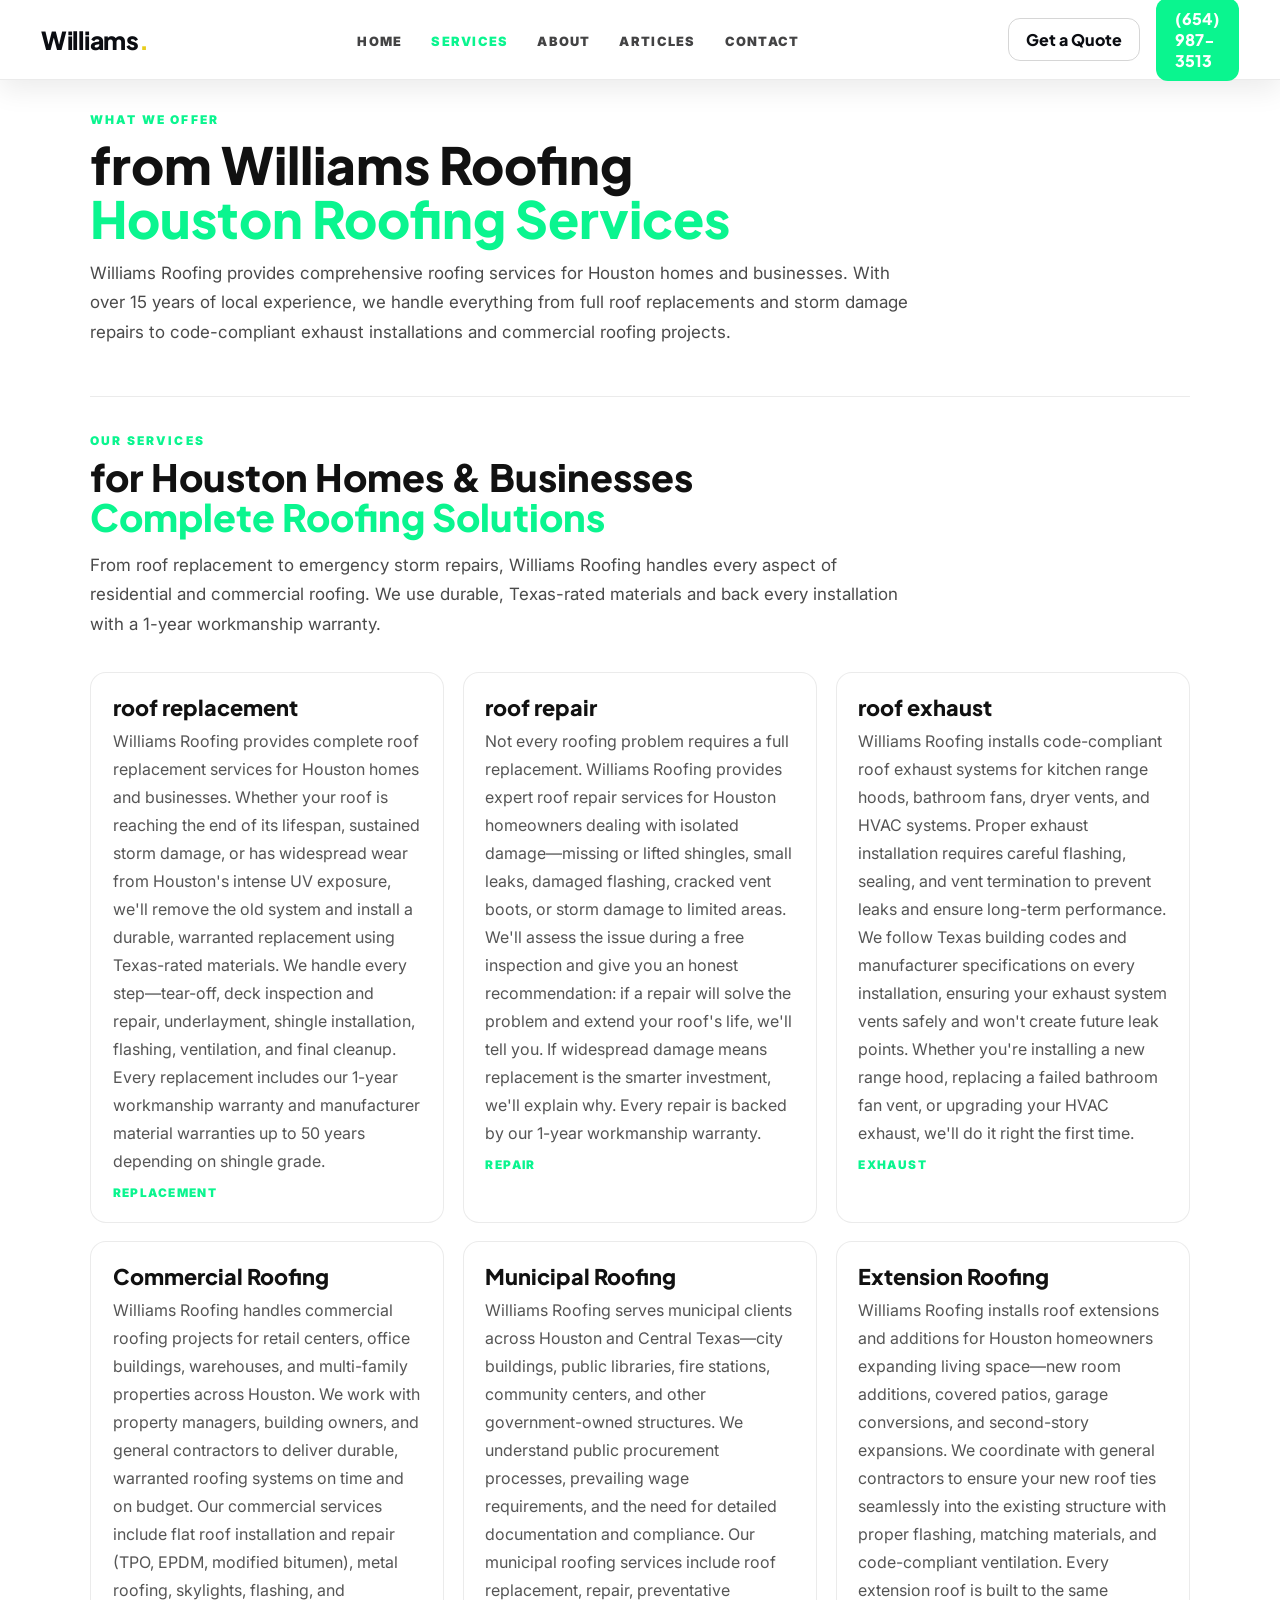
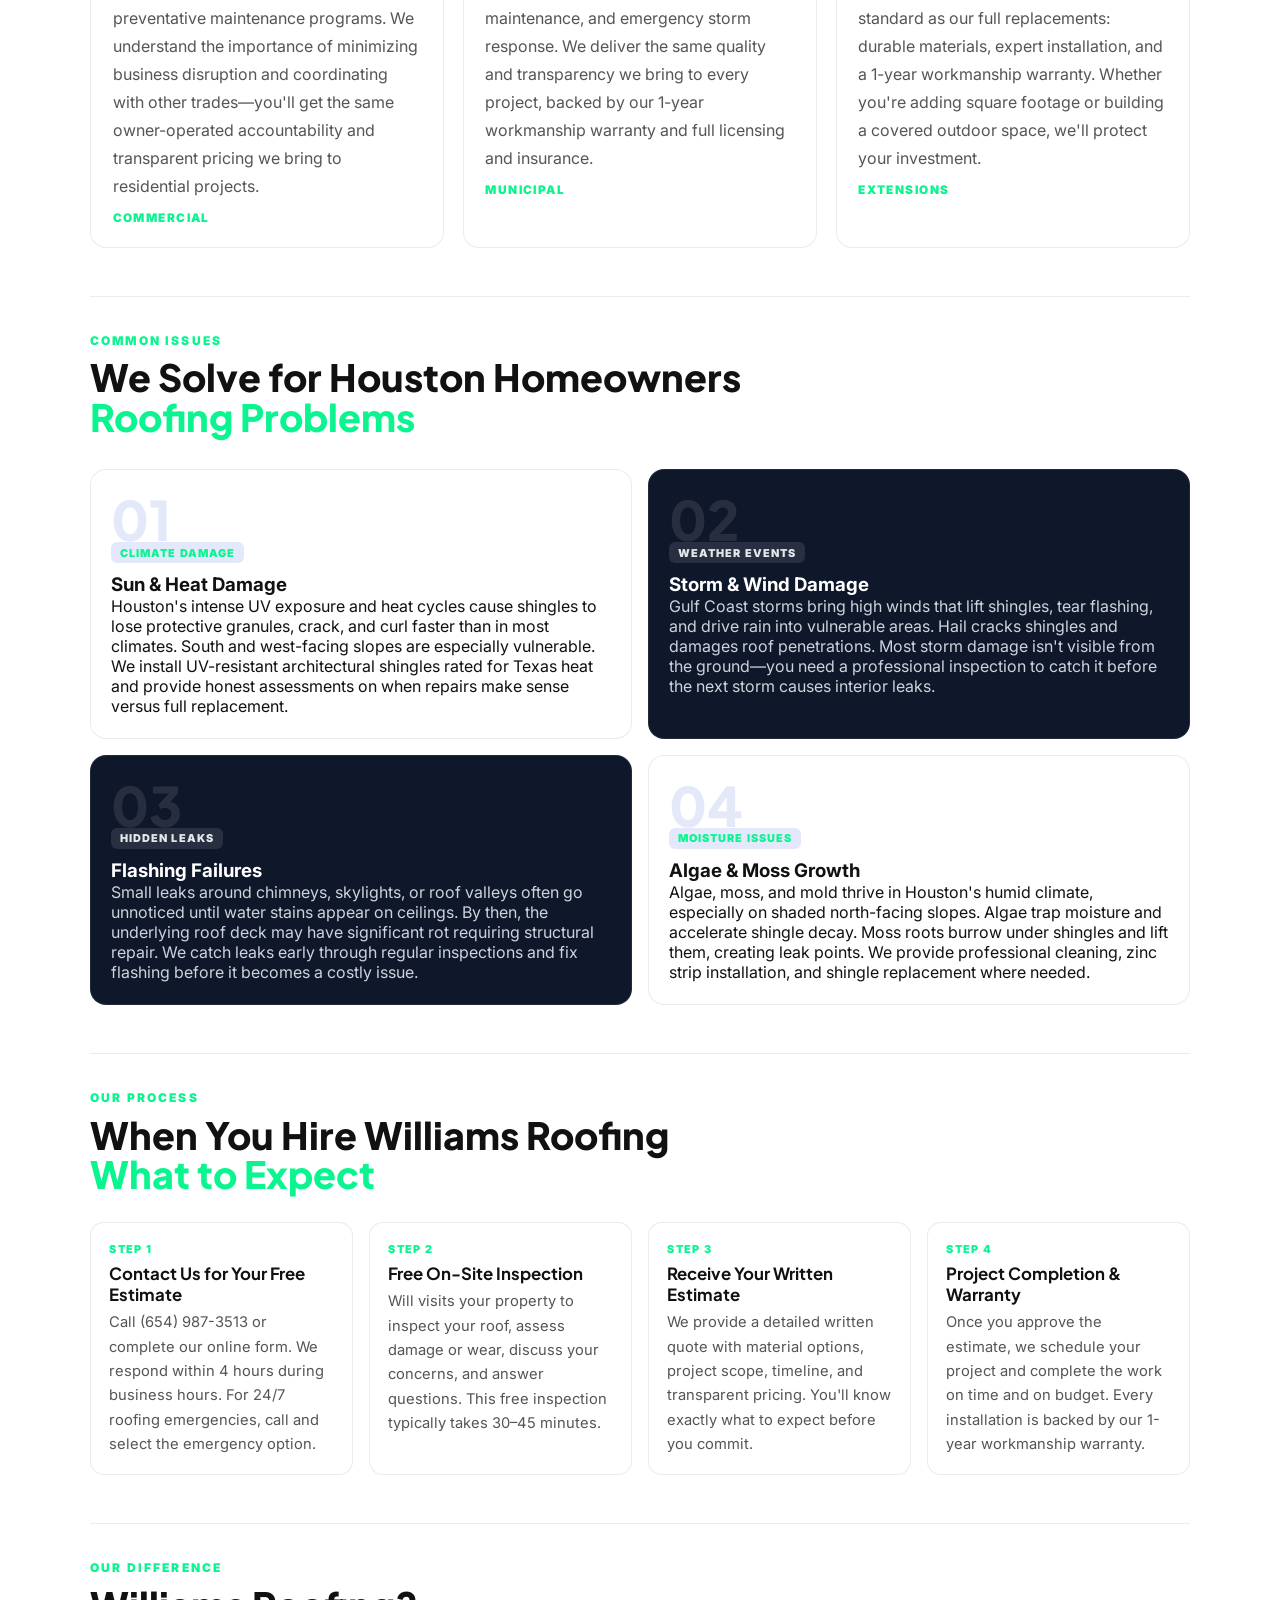
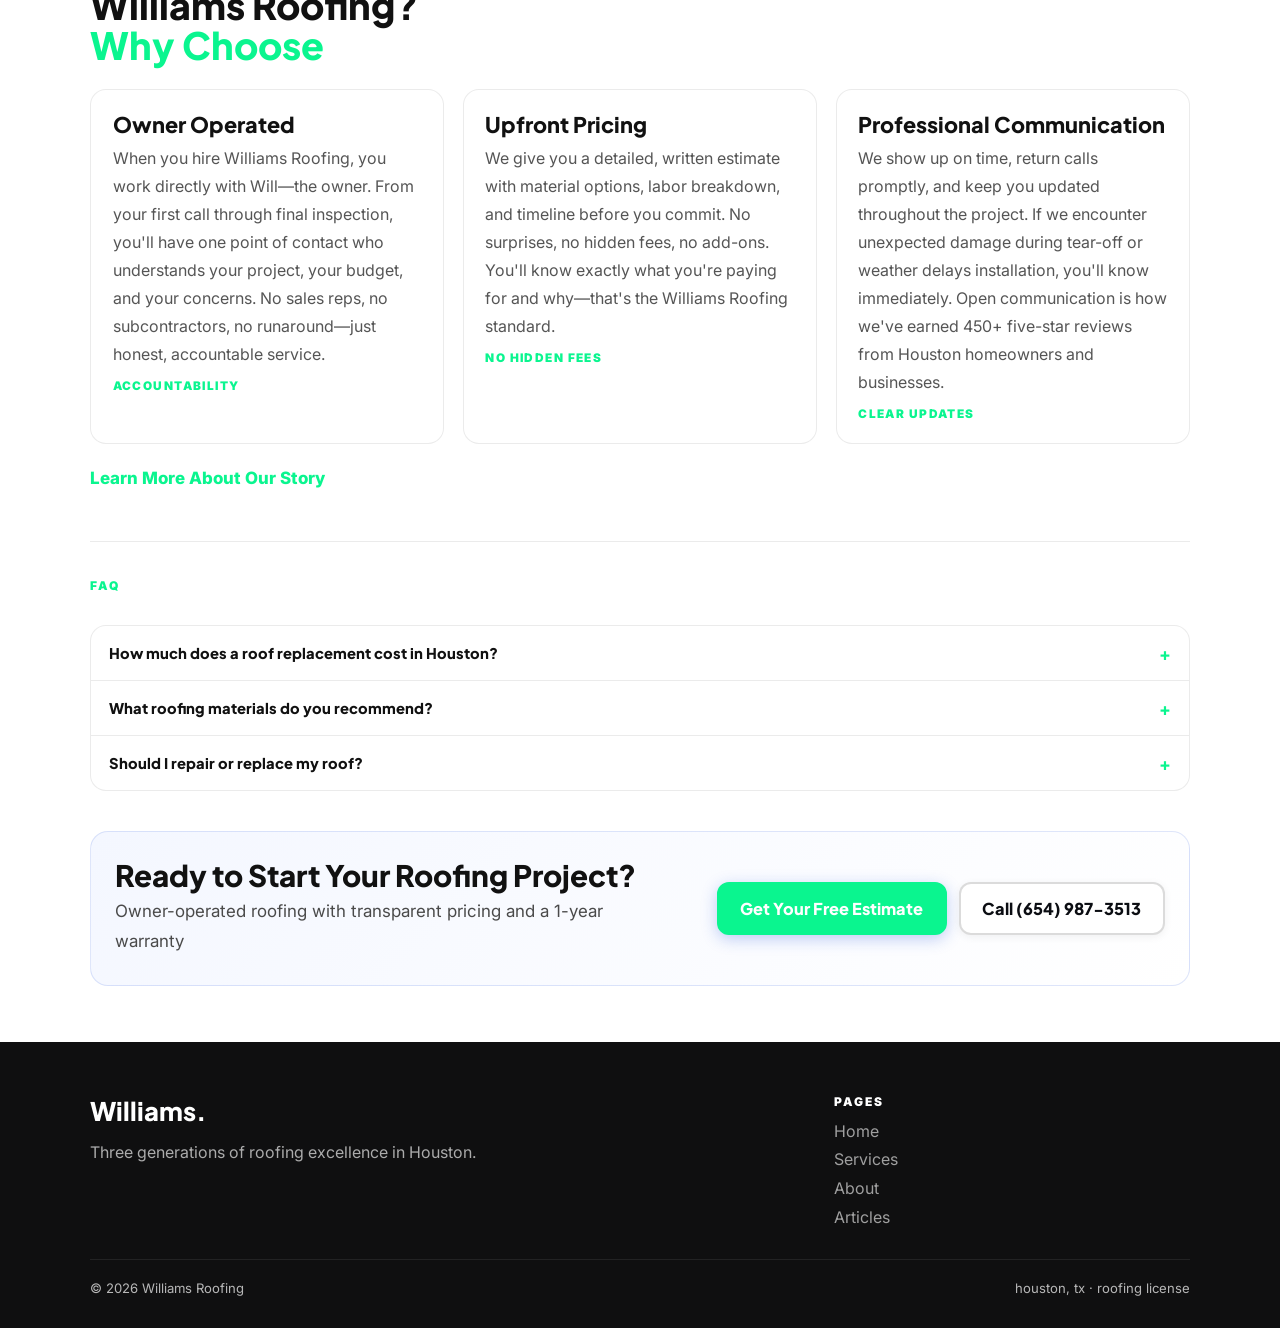
<file: services.html>
<!DOCTYPE html>
<html lang="en">
<head>
  <meta charset="UTF-8" />
  <meta name="viewport" content="width=device-width, initial-scale=1.0" />
  <title>Roofing Services Houston | Williams Roofing</title>
  <meta name="description" content="Williams Roofing services in Houston: roof replacement, repair, exhaust installation, commercial & municipal roofing. 24/7 emergency service. Call (654) 987-3513 for a free quote." />
  <meta name="theme-color" content="#0AF58F" />
  <link rel="canonical" href="https://ahana-williams-racing-2605102200.netlify.app/services.html" />
  <meta property="og:type" content="website" />
  <meta property="og:title" content="Roofing Services Houston | Williams Roofing" />
  <meta property="og:description" content="Williams Roofing services in Houston: roof replacement, repair, exhaust installation, commercial & municipal roofing. 24/7 emergency service. Call (654) 987-3513 for a free quote." />
  <meta property="og:url" content="https://ahana-williams-racing-2605102200.netlify.app/services.html" />
  <meta property="og:image" content="https://images.unsplash.com/photo-1558618666-fcd25c85cd64?w=1200" />
  <link rel="preconnect" href="https://fonts.googleapis.com" />
  <link rel="preconnect" href="https://fonts.gstatic.com" crossorigin />
  <link href="https://fonts.googleapis.com/css2?family=Plus+Jakarta+Sans:wght@600;700;800&amp;family=Inter:wght@400;500;600;700&amp;display=swap" rel="stylesheet" />
  <link rel="stylesheet" href="./styles.css" />
  <link rel="icon" href="./favicon.svg" type="image/svg+xml" />
  <script type="application/ld+json">
  {
    "@context":"https://schema.org",
    "@type":"Service",
    "provider":{"@type":"LocalBusiness","name":"Williams Roofing"},
    "areaServed": ["Houston, TX","Austin, TX","San Antonio, TX"],
    "hasOfferCatalog":{
      "@type":"OfferCatalog",
      "name":"Roofing Services",
      "itemListElement":[
        {"@type":"Offer","itemOffered":{"@type":"Service","name":"roof replacement"}},
        {"@type":"Offer","itemOffered":{"@type":"Service","name":"roof repair"}},
        {"@type":"Offer","itemOffered":{"@type":"Service","name":"roof exhaust"}}
      ]
    }
  }
  </script>
</head>
<body>
  <header>
    <div class="inner container">
      <a class="logo" href="index.html">Williams<span>.</span></a>
      <nav id="primary-nav" aria-label="Main navigation">
        <ul>
          <li><a href="index.html">Home</a></li>
          <li><a href="services.html">Services</a></li>
          <li><a href="about.html">About</a></li>
          <li><a href="articles.html">Articles</a></li>
          <li><a href="contact.html">Contact</a></li>
        </ul>
      </nav>
      <div class="cta">
        <button type="button" class="nav-toggle" aria-controls="primary-nav" aria-expanded="false" aria-label="Menu">
          <span class="nav-toggle-bar" aria-hidden="true"></span>
          <span class="nav-toggle-bar" aria-hidden="true"></span>
          <span class="nav-toggle-bar" aria-hidden="true"></span>
        </button>
        <a class="btn btn-outline" href="contact.html">Get a Quote</a>
        <a class="btn btn-primary" href="tel:+16549873513">(654) 987-3513</a>
      </div>
    </div>
  </header>

  <main id="main" class="depth-page">
    <div class="container">
      <div class="k">What We Offer</div>
      <h1>from Williams Roofing<br><span>Houston Roofing Services</span></h1>
      <p class="sub" style="margin-top:.85rem">Williams Roofing provides comprehensive roofing services for Houston homes and businesses. With over 15 years of local experience, we handle everything from full roof replacements and storm damage repairs to code-compliant exhaust installations and commercial roofing projects.</p>

      <div class="depth-h">
        <div class="k">Our Services</div>
        <h2 style="margin-top:.5rem;font-size:clamp(1.65rem,3vw,2.35rem)">for Houston Homes & Businesses<br><span>Complete Roofing Solutions</span></h2>
        <p class="sub" style="margin-top:.85rem">From roof replacement to emergency storm repairs, Williams Roofing handles every aspect of residential and commercial roofing. We use durable, Texas-rated materials and back every installation with a 1-year workmanship warranty.</p>
      </div>
      <div class="grid" style="grid-template-columns:repeat(auto-fit,minmax(280px,1fr))">
        <div class="card"><h3>roof replacement</h3><p>Williams Roofing provides complete roof replacement services for Houston homes and businesses. Whether your roof is reaching the end of its lifespan, sustained storm damage, or has widespread wear from Houston's intense UV exposure, we'll remove the old system and install a durable, warranted replacement using Texas-rated materials. We handle every step—tear-off, deck inspection and repair, underlayment, shingle installation, flashing, ventilation, and final cleanup. Every replacement includes our 1-year workmanship warranty and manufacturer material warranties up to 50 years depending on shingle grade.</p><div class="tag">Replacement</div></div>
        <div class="card"><h3>roof repair</h3><p>Not every roofing problem requires a full replacement. Williams Roofing provides expert roof repair services for Houston homeowners dealing with isolated damage—missing or lifted shingles, small leaks, damaged flashing, cracked vent boots, or storm damage to limited areas. We'll assess the issue during a free inspection and give you an honest recommendation: if a repair will solve the problem and extend your roof's life, we'll tell you. If widespread damage means replacement is the smarter investment, we'll explain why. Every repair is backed by our 1-year workmanship warranty.</p><div class="tag">Repair</div></div>
        <div class="card"><h3>roof exhaust</h3><p>Williams Roofing installs code-compliant roof exhaust systems for kitchen range hoods, bathroom fans, dryer vents, and HVAC systems. Proper exhaust installation requires careful flashing, sealing, and vent termination to prevent leaks and ensure long-term performance. We follow Texas building codes and manufacturer specifications on every installation, ensuring your exhaust system vents safely and won't create future leak points. Whether you're installing a new range hood, replacing a failed bathroom fan vent, or upgrading your HVAC exhaust, we'll do it right the first time.</p><div class="tag">Exhaust</div></div>
        <div class="card"><h3>Commercial Roofing</h3><p>Williams Roofing handles commercial roofing projects for retail centers, office buildings, warehouses, and multi-family properties across Houston. We work with property managers, building owners, and general contractors to deliver durable, warranted roofing systems on time and on budget. Our commercial services include flat roof installation and repair (TPO, EPDM, modified bitumen), metal roofing, skylights, flashing, and preventative maintenance programs. We understand the importance of minimizing business disruption and coordinating with other trades—you'll get the same owner-operated accountability and transparent pricing we bring to residential projects.</p><div class="tag">Commercial</div></div>
        <div class="card"><h3>Municipal Roofing</h3><p>Williams Roofing serves municipal clients across Houston and Central Texas—city buildings, public libraries, fire stations, community centers, and other government-owned structures. We understand public procurement processes, prevailing wage requirements, and the need for detailed documentation and compliance. Our municipal roofing services include roof replacement, repair, preventative maintenance, and emergency storm response. We deliver the same quality and transparency we bring to every project, backed by our 1-year workmanship warranty and full licensing and insurance.</p><div class="tag">Municipal</div></div>
        <div class="card"><h3>Extension Roofing</h3><p>Williams Roofing installs roof extensions and additions for Houston homeowners expanding living space—new room additions, covered patios, garage conversions, and second-story expansions. We coordinate with general contractors to ensure your new roof ties seamlessly into the existing structure with proper flashing, matching materials, and code-compliant ventilation. Every extension roof is built to the same standard as our full replacements: durable materials, expert installation, and a 1-year workmanship warranty. Whether you're adding square footage or building a covered outdoor space, we'll protect your investment.</p><div class="tag">Extensions</div></div>
      </div>

      <div class="depth-h">
        <div class="k">Common Issues</div>
        <h2 style="margin-top:.5rem;font-size:clamp(1.65rem,3vw,2.35rem)">We Solve for Houston Homeowners<br><span>Roofing Problems</span></h2>
      </div>
      <div class="depth-quad">
        <div class="depth-tile"><div class="depth-n">01</div><span class="depth-chip">Climate Damage</span><h3>Sun & Heat Damage</h3><p>Houston's intense UV exposure and heat cycles cause shingles to lose protective granules, crack, and curl faster than in most climates. South and west-facing slopes are especially vulnerable. We install UV-resistant architectural shingles rated for Texas heat and provide honest assessments on when repairs make sense versus full replacement.</p></div>
        <div class="depth-tile alt"><div class="depth-n">02</div><span class="depth-chip">Weather Events</span><h3>Storm & Wind Damage</h3><p>Gulf Coast storms bring high winds that lift shingles, tear flashing, and drive rain into vulnerable areas. Hail cracks shingles and damages roof penetrations. Most storm damage isn't visible from the ground—you need a professional inspection to catch it before the next storm causes interior leaks.</p></div>
        <div class="depth-tile alt"><div class="depth-n">03</div><span class="depth-chip">Hidden Leaks</span><h3>Flashing Failures</h3><p>Small leaks around chimneys, skylights, or roof valleys often go unnoticed until water stains appear on ceilings. By then, the underlying roof deck may have significant rot requiring structural repair. We catch leaks early through regular inspections and fix flashing before it becomes a costly issue.</p></div>
        <div class="depth-tile"><div class="depth-n">04</div><span class="depth-chip">Moisture Issues</span><h3>Algae & Moss Growth</h3><p>Algae, moss, and mold thrive in Houston's humid climate, especially on shaded north-facing slopes. Algae trap moisture and accelerate shingle decay. Moss roots burrow under shingles and lift them, creating leak points. We provide professional cleaning, zinc strip installation, and shingle replacement where needed.</p></div>
      </div>

      <div class="depth-h">
        <div class="k">Our Process</div>
        <h2 style="margin-top:.5rem;font-size:clamp(1.65rem,3vw,2.35rem)">When You Hire Williams Roofing<br><span>What to Expect</span></h2>
      </div>
      <div class="depth-steps">
        <div class="depth-step"><em>Step 1</em><h3 style="font-size:1.05rem;margin-bottom:.35rem;font-family:&quot;Plus Jakarta Sans&quot;,sans-serif">Contact Us for Your Free Estimate</h3><p style="margin:0;color:#555;line-height:1.65;font-size:.92rem">Call (654) 987-3513 or complete our online form. We respond within 4 hours during business hours. For 24/7 roofing emergencies, call and select the emergency option.</p></div>
        <div class="depth-step"><em>Step 2</em><h3 style="font-size:1.05rem;margin-bottom:.35rem;font-family:&quot;Plus Jakarta Sans&quot;,sans-serif">Free On-Site Inspection</h3><p style="margin:0;color:#555;line-height:1.65;font-size:.92rem">Will visits your property to inspect your roof, assess damage or wear, discuss your concerns, and answer questions. This free inspection typically takes 30–45 minutes.</p></div>
        <div class="depth-step"><em>Step 3</em><h3 style="font-size:1.05rem;margin-bottom:.35rem;font-family:&quot;Plus Jakarta Sans&quot;,sans-serif">Receive Your Written Estimate</h3><p style="margin:0;color:#555;line-height:1.65;font-size:.92rem">We provide a detailed written quote with material options, project scope, timeline, and transparent pricing. You'll know exactly what to expect before you commit.</p></div>
        <div class="depth-step"><em>Step 4</em><h3 style="font-size:1.05rem;margin-bottom:.35rem;font-family:&quot;Plus Jakarta Sans&quot;,sans-serif">Project Completion & Warranty</h3><p style="margin:0;color:#555;line-height:1.65;font-size:.92rem">Once you approve the estimate, we schedule your project and complete the work on time and on budget. Every installation is backed by our 1-year workmanship warranty.</p></div>
      </div>

      <div class="depth-h">
        <div class="k">Our Difference</div>
        <h2 style="margin-top:.5rem;font-size:clamp(1.65rem,3vw,2.35rem)">Williams Roofing?<br><span>Why Choose</span></h2>
        <div class="grid" style="margin-top:1.5rem">
          <div class="card"><h3>Owner Operated</h3><p>When you hire Williams Roofing, you work directly with Will—the owner. From your first call through final inspection, you'll have one point of contact who understands your project, your budget, and your concerns. No sales reps, no subcontractors, no runaround—just honest, accountable service.</p><div class="tag">Accountability</div></div>
          <div class="card"><h3>Upfront Pricing</h3><p>We give you a detailed, written estimate with material options, labor breakdown, and timeline before you commit. No surprises, no hidden fees, no add-ons. You'll know exactly what you're paying for and why—that's the Williams Roofing standard.</p><div class="tag">No Hidden Fees</div></div>
          <div class="card"><h3>Professional Communication</h3><p>We show up on time, return calls promptly, and keep you updated throughout the project. If we encounter unexpected damage during tear-off or weather delays installation, you'll know immediately. Open communication is how we've earned 450+ five-star reviews from Houston homeowners and businesses.</p><div class="tag">Clear Updates</div></div>
        </div>
        <p class="sub" style="margin-top:1.25rem"><a href="about.html" style="color:var(--p);font-weight:800;text-decoration:none">Learn More About Our Story</a></p>
      </div>

      <div class="depth-h">
        <div class="k">FAQ</div>
        <div class="faq-block">
          <details><summary>How much does a roof replacement cost in Houston?</summary><div class="faq-a">Most residential roof replacements cost between $8,000 and $15,000 in Houston, depending on roof size, pitch, material choice, and complexity. A simple single-story home with basic architectural shingles will be on the lower end. A two-story home with steep pitches, multiple valleys, or premium shingles will cost more. We provide detailed written estimates with material options so you understand exactly what you're paying for.</div></details>
          <details><summary>What roofing materials do you recommend?</summary><div class="faq-a">Asphalt architectural shingles are the most popular choice for Houston roofs—they offer excellent wind resistance (up to 130 mph ratings), good warranties (25–50 years), and a wide range of colors and styles. For flat or low-slope roofs, TPO (thermoplastic polyolefin) is a durable, energy-efficient option. Metal roofing is also gaining popularity for its longevity and energy savings, though it costs more upfront. We'll walk you through material options, pros and cons, and costs during your free estimate.</div></details>
          <details><summary>Should I repair or replace my roof?</summary><div class="faq-a">That depends on the age and condition of your roof. If your roof is under 15 years old with isolated damage (a few missing shingles, one small leak, minor flashing damage), a repair is usually the right call. If your roof is over 20 years old, has multiple leaks, widespread shingle damage, or visible sagging, replacement is often more cost-effective long-term. We'll give you an honest assessment during your free inspection—if a repair will solve the problem, we'll tell you.</div></details>
        </div>
      </div>

      <div class="cta-band" style="margin-top:2.5rem">
        <div>
          <h2 style="font-size:clamp(1.45rem,2.8vw,1.85rem);margin-bottom:.35rem">Ready to Start Your Roofing Project?</h2>
          <p class="sub" style="margin:0;max-width:520px">Owner-operated roofing with transparent pricing and a 1-year warranty</p>
        </div>
        <div style="display:flex;gap:.75rem;flex-wrap:wrap">
          <a class="btn btn-primary" href="contact.html">Get Your Free Estimate</a>
          <a class="btn btn-outline" href="tel:+16549873513">Call (654) 987-3513</a>
        </div>
      </div>
    </div>
  </main>

  <footer>
    <div class="fgrid">
      <div>
        <div class="fhead">Williams<span>.</span></div>
        <p style="margin-top:.75rem;line-height:1.7;max-width:520px;color:rgba(255,255,255,.65)">Three generations of roofing excellence in Houston.</p>
      </div>
      <div>
        <div style="font-size:.75rem;font-weight:900;text-transform:uppercase;letter-spacing:.16em;color:#fff">Pages</div>
        <ul class="flinks">
          <li><a href="index.html">Home</a></li>
          <li><a href="services.html">Services</a></li>
          <li><a href="about.html">About</a></li>
          <li><a href="articles.html">Articles</a></li>
        </ul>
      </div>
    </div>
    <div class="fb">
      <span>&copy; 2026 Williams Roofing</span>
      <span>houston, tx · roofing license</span>
    </div>
  </footer>
  <script src="./main.js" defer></script>
</body>
</html>
</file>
<file: styles.css>
/* Starter scaffold — layout from `samples/starter`; colors/hero/media via placeholders */
:root{
  --p: #0AF58F;
  --a: #E9CD1C;
  --accent-soft: {{BRAND_ACCENT_SOFT|#93C5FD}};
  --ink: #0B0D12;
  --muted: #4A4A4A;
  --line: rgba(0,0,0,.08);
  --tint: #F4F7FF;
  --container-w: 1100px;
  --header-nav-w: 900px;
}
*{box-sizing:border-box;margin:0;padding:0}
html,body{height:100%}
body{font-family:Inter,system-ui,-apple-system,Segoe UI,Roboto,Arial,sans-serif;background:#fff;color:#111;overflow-x:hidden}
.skip-link{
  position:absolute;
  left:-9999px;
  top:auto;
  width:1px;
  height:1px;
  overflow:hidden;
}
.skip-link:focus{
  left:1rem !important;top:1rem !important;width:auto !important;height:auto !important;
  z-index:200;padding:.55rem .85rem;background:#fff;color:var(--ink);border-radius:10px;
  border:1px solid var(--line);text-decoration:none;font-weight:800;
}
.container{max-width:var(--container-w);margin:0 auto}
header{position:fixed;top:0;left:0;right:0;z-index:50;background:rgba(255,255,255,.94);backdrop-filter: blur(10px);border-bottom:1px solid var(--line);box-shadow:0 10px 28px rgba(0,0,0,.08);height:80px;display:flex;align-items:center;justify-content:center}
.inner{padding:0 clamp(1.25rem,3.2vw,2.75rem);width:100%;display:grid;grid-template-columns:1fr minmax(0,var(--header-nav-w)) 1fr;align-items:center;gap:1.25rem}
.inner.container{max-width:none}
.inner>.logo{grid-column:1;justify-self:end}
.inner>nav{grid-column:2;justify-self:center}
.inner>.cta{grid-column:3;justify-self:start}
.logo{font-family:"Plus Jakarta Sans",system-ui,-apple-system,Segoe UI,Roboto,Arial,sans-serif;font-weight:800;font-size:1.55rem;color:var(--ink);text-decoration:none;letter-spacing:-.01em}
.logo span{color:var(--a)}
nav ul{display:flex;gap:1.8rem;list-style:none;align-items:center;justify-content:center}
nav a{color:rgba(14,14,16,.78);font-size:.8rem;font-weight:900;text-transform:uppercase;letter-spacing:.10em;text-decoration:none;white-space:nowrap}
nav a:hover{color:var(--p)}
header nav a.nav-current{color:var(--p)}
.nav-toggle{
  display:none;
  flex-direction:column;
  justify-content:center;
  gap:5px;
  width:44px;
  height:44px;
  padding:0 10px;
  border:0;
  border-radius:10px;
  background:rgba(0,0,0,.06);
  cursor:pointer;
  -webkit-tap-highlight-color:transparent;
}
.nav-toggle-bar{display:block;height:2px;width:100%;border-radius:2px;background:var(--ink)}
.nav-toggle:focus-visible{outline:2px solid var(--p);outline-offset:3px}
header .cta{display:flex;gap:1rem;align-items:center;flex-wrap:nowrap}
header .btn{display:inline-flex;align-items:center;gap:.5rem;border-radius:10px;text-decoration:none;font-weight:900}
header .btn-outline{border:1px solid rgba(0,0,0,.16);padding:.62rem 1.05rem;color:var(--ink);font-family:"Plus Jakarta Sans",system-ui,-apple-system,Segoe UI,Roboto,Arial,sans-serif;border-radius:12px;white-space:nowrap}
header .btn-primary{background:var(--p);color:#fff;padding:.62rem 1.2rem;font-family:"Plus Jakarta Sans",system-ui,-apple-system,Segoe UI,Roboto,Arial,sans-serif;border-radius:12px;text-decoration:none}

/* Main CTAs — same polish as header; markup uses class="btn btn-primary|btn-outline" */
main .btn,
main .btn:visited{
  display:inline-flex;
  align-items:center;
  justify-content:center;
  gap:.5rem;
  font-family:"Plus Jakarta Sans",system-ui,-apple-system,Segoe UI,Roboto,Arial,sans-serif;
  font-weight:800;
  font-size:1.02rem;
  line-height:1.2;
  text-decoration:none;
  border-radius:12px;
  padding:.9rem 1.35rem;
  border:2px solid transparent;
  cursor:pointer;
  transition:transform .15s ease,filter .2s ease,border-color .2s ease,color .2s ease,background .2s ease,box-shadow .2s ease;
}
main .btn:focus-visible{outline:2px solid var(--p);outline-offset:3px}
main .btn.btn-primary,
main .btn.btn-primary:visited{
  background:var(--p);
  color:#fff;
  border-color:var(--p);
  box-shadow:0 4px 16px rgba(29,78,216,.28);
}
main .btn.btn-primary:hover{color:#fff;transform:translateY(-2px);filter:brightness(.97);box-shadow:0 8px 24px rgba(29,78,216,.38)}
main .btn.btn-outline,
main .btn.btn-outline:visited{
  background:#fff;
  color:var(--ink);
  border-color:rgba(0,0,0,.14);
  box-shadow:0 2px 8px rgba(0,0,0,.06);
}
main .btn.btn-outline:hover{color:var(--p);border-color:var(--p);transform:translateY(-2px);box-shadow:0 6px 18px rgba(0,0,0,.08)}
.section.alt .btn.btn-outline{background:rgba(255,255,255,.82)}
main form .btn.btn-primary{width:100%;padding:1rem 1.25rem;font-size:1.05rem}

main{padding:80px 0 56px}
main.depth-page{padding-top:112px;padding-bottom:56px}

/* Inner pages: first H1 should match prior H2 rhythm */
.depth-page h1{
  font-family:"Plus Jakarta Sans",system-ui,-apple-system,Segoe UI,Roboto,Arial,sans-serif;
  font-weight:800;
  line-height:1.06;
  font-size:clamp(2.0rem,4.4vw,3.2rem);
}
.depth-page h1 span{color:var(--p)}

/* Hero */
.hero{
  min-height:88vh;
  display:flex;
  align-items:center;
  padding:52px 1.5rem 4rem;
  background:
    radial-gradient(60% 60% at 15% 30%, rgba(0,0,0,.65) 0%, rgba(0,0,0,.0) 70%),
    linear-gradient(135deg,rgba(18,18,19,.92) 0%,rgba(18,18,19,.60) 55%,rgba(18,18,19,.15) 100%),
    url('https://images.unsplash.com/photo-1558618666-fcd25c85cd64?w=1200') center/cover no-repeat;
  color:#fff;
}
.hero-inner{max-width:760px}
.kicker{display:flex;flex-wrap:wrap;gap:.55rem;margin-bottom:1.1rem}
.hk{display:inline-flex;align-items:center;gap:.5rem;background:rgba(255,255,255,.08);border:1px solid rgba(255,255,255,.14);color:#fff;border-radius:999px;padding:.35rem .75rem;font-weight:900;font-size:.72rem;letter-spacing:.14em;text-transform:uppercase}
.hk strong{color:var(--accent-soft)}
.hero h1{
  font-family:"Plus Jakarta Sans",system-ui,-apple-system,Segoe UI,Roboto,Arial,sans-serif;
  font-weight:800;
  font-size:clamp(2.85rem,6.8vw,5.15rem);
  line-height:1.04;
  color:#fff;
  margin-bottom:.9rem;
}
.hero h1 span{color:var(--accent-soft)}
.hero-sub{font-size:1.12rem;color:rgba(255,255,255,.86);max-width:640px;margin-bottom:1.55rem;line-height:1.7}
.hero .cta{display:flex;gap:.85rem;flex-wrap:wrap;align-items:center}
.hero .cta .btn-primary{
  background:var(--p);color:#fff;font-family:"Plus Jakarta Sans",system-ui,-apple-system,Segoe UI,Roboto,Arial,sans-serif;font-weight:800;font-size:1.12rem;
  padding:.95rem 1.35rem;border-radius:12px;text-decoration:none;transition:transform .15s,filter .2s;
  display:inline-flex;align-items:center;gap:.6rem
}
.hero .cta .btn-primary:hover{transform:translateY(-2px);filter:brightness(.95)}
.hero .cta .btn-secondary{
  background:rgba(255,255,255,.06);color:#fff;border:1px solid rgba(255,255,255,.18);
  font-family:"Plus Jakarta Sans",system-ui,-apple-system,Segoe UI,Roboto,Arial,sans-serif;font-weight:800;font-size:1.02rem;
  padding:.95rem 1.2rem;border-radius:12px;text-decoration:none;transition:border-color .2s,color .2s,background .2s
}
.hero .cta .btn-secondary:hover{border-color:rgba(255,255,255,.35);color:var(--accent-soft);background:rgba(255,255,255,.09)}
.hero-proof{margin-top:1.35rem;display:grid;grid-template-columns:repeat(3,minmax(0,1fr));gap:1rem}
.proof{background:rgba(0,0,0,.38);border:1px solid rgba(255,255,255,.22);border-radius:16px;padding:1.05rem 1.05rem .95rem;backdrop-filter: blur(10px);box-shadow: 0 10px 26px rgba(0,0,0,.28);overflow:hidden;min-height:148px}
.p-top{display:flex;flex-direction:column;align-items:flex-start;gap:.35rem}
.p-title{color:rgba(255,255,255,.86);font-weight:900;text-transform:uppercase;letter-spacing:.14em;font-size:.72rem}
.p-val{
  color:#fff;font-family:"Plus Jakarta Sans",system-ui,-apple-system,Segoe UI,Roboto,Arial,sans-serif;font-weight:800;
  font-size:clamp(1.05rem,1.7vw,1.35rem);line-height:1.15;letter-spacing:-.01em;
  white-space:nowrap;max-width:100%;
}
.p-sub{margin-top:.45rem;color:rgba(255,255,255,.74);line-height:1.6;font-size:.95rem;overflow-wrap:anywhere}
.section{padding:5.25rem 1.5rem}
.section.alt{background:var(--tint)}
.split{display:grid;grid-template-columns:1.05fr .95fr;gap:1.35rem;align-items:start;margin-top:2rem}
.photo{
  width:100%;height:100%;min-height:300px;border-radius:18px;overflow:hidden;
  border:1px solid rgba(255,255,255,.14);
  box-shadow:0 18px 45px rgba(0,0,0,.22);
  background:#111;
}
.photo img{width:100%;height:100%;object-fit:cover;display:block;opacity:.92}
.hero .photo{border-color:rgba(255,255,255,.14)}
@media(max-width:900px){.split{grid-template-columns:1fr}.photo{min-height:240px}}
@media(max-width:860px){.hero-proof{grid-template-columns:1fr}}
.k{font-size:.75rem;font-weight:900;text-transform:uppercase;letter-spacing:.18em;color:var(--p);margin-bottom:.6rem}
h1,h2{font-family:"Plus Jakarta Sans",system-ui,-apple-system,Segoe UI,Roboto,Arial,sans-serif;font-weight:800;line-height:1.06}
h1{font-size:clamp(2.4rem,5.8vw,4.2rem)}
h2{font-size:clamp(2.0rem,4.4vw,3.2rem)}
h1 span,h2 span{color:var(--p)}
.sub{margin-top:1rem;color:var(--muted);font-size:1.06rem;line-height:1.75;max-width:820px}
.grid{display:grid;grid-template-columns:repeat(auto-fit,minmax(260px,1fr));gap:1.15rem;margin-top:2rem}
.contact-2col{grid-template-columns:1fr 1fr;gap:1.15rem;align-items:start;margin-top:2rem}
@media(max-width:900px){.contact-2col{grid-template-columns:1fr}}
.card{background:#fff;border:1px solid var(--line);border-radius:16px;padding:1.35rem}
.card h3{font-family:"Plus Jakarta Sans",system-ui,-apple-system,Segoe UI,Roboto,Arial,sans-serif;font-weight:800;font-size:1.35rem;margin-bottom:.35rem}
.card p{color:#555;line-height:1.75}
.tag{margin-top:.7rem;font-size:.74rem;font-weight:900;letter-spacing:.12em;text-transform:uppercase;color:var(--p)}
.post-list{display:flex;flex-direction:column;gap:1rem;margin-top:2rem}
.post-link{display:block;text-decoration:none;color:inherit;background:#fff;border:1px solid var(--line);border-radius:18px;padding:1.35rem 1.35rem 1.2rem}
.post-link[role="article"]{cursor:default}
.map-wrap{margin-top:1.5rem;border-radius:16px;overflow:hidden;border:1px solid var(--line);background:#e8edf7}
.map-wrap iframe{width:100%;height:320px;border:0;display:block}
.post-top{display:flex;align-items:center;justify-content:space-between;gap:1rem;flex-wrap:wrap}
.post-eyebrow{font-size:.72rem;font-weight:900;text-transform:uppercase;letter-spacing:.14em;color:var(--p)}
.post-date{font-size:.9rem;font-weight:800;color:#666}
.post-title{margin-top:.6rem;font-family:"Plus Jakarta Sans",system-ui,-apple-system,Segoe UI,Roboto,Arial,sans-serif;font-weight:800;font-size:1.55rem;line-height:1.2}
.post-excerpt{margin-top:.6rem;color:#555;line-height:1.8;max-width:92ch}
.post-cta{margin-top:1rem;display:inline-flex;align-items:center;gap:.55rem;color:var(--p);font-weight:900;letter-spacing:.02em}
footer{background:#0f0f10;color:rgba(255,255,255,.7);padding:3.25rem 1.5rem 2rem}
.fgrid{max-width:1100px;margin:0 auto;display:grid;grid-template-columns:2fr 1fr;gap:2rem}
.fhead{font-family:"Plus Jakarta Sans",system-ui,-apple-system,Segoe UI,Roboto,Arial,sans-serif;font-weight:800;font-size:1.6rem;color:#fff}
.fhead span{color:var(--accent-soft)}
.flinks{list-style:none;display:flex;flex-direction:column;gap:.55rem;margin-top:.75rem}
.flinks a{color:rgba(255,255,255,.6);text-decoration:none}
.flinks a:hover{color:var(--accent-soft)}
.fb{max-width:1100px;margin:2rem auto 0;padding-top:1.25rem;border-top:1px solid rgba(255,255,255,.08);display:flex;justify-content:space-between;flex-wrap:wrap;gap:.75rem;font-size:.82rem}
@media(max-width:760px){
  .nav-toggle{display:inline-flex}
  header nav{
    display:none;
    position:fixed;
    top:80px;
    left:0;
    right:0;
    z-index:60;
    background:rgba(255,255,255,.98);
    backdrop-filter:blur(10px);
    border-bottom:1px solid var(--line);
    box-shadow:0 12px 28px rgba(0,0,0,.1);
    padding:.75rem 1.25rem 1rem;
  }
  header nav.nav-open{display:block}
  header nav.nav-open ul{flex-direction:column;align-items:stretch;gap:0}
  header nav.nav-open li{border-bottom:1px solid var(--line)}
  header nav.nav-open li:last-child{border-bottom:0}
  header nav.nav-open a{display:block;padding:.85rem 0;white-space:normal}
  .inner{grid-template-columns:1fr 1fr}
  .inner>.cta{grid-column:2}
}

/* Depth sections */
.depth-marquee{display:flex;flex-wrap:wrap;gap:.5rem;padding:1.1rem clamp(1rem,3vw,2rem);border-top:1px solid var(--line);border-bottom:1px solid var(--line);justify-content:center;background:var(--tint)}
.depth-marquee span{font-size:.72rem;font-weight:900;letter-spacing:.12em;text-transform:uppercase;padding:.38rem .9rem;border-radius:999px;border:1px solid rgba(0,0,0,.1);background:#fff;color:var(--ink)}
.depth-quad{display:grid;grid-template-columns:repeat(2,minmax(0,1fr));gap:1rem;margin-top:2rem}
@media(max-width:720px){.depth-quad{grid-template-columns:1fr}}
.depth-tile{background:#fff;border:1px solid var(--line);border-radius:16px;padding:1.35rem 1.25rem}
.depth-tile.alt{background:#0f172a;color:#e5e7eb;border-color:rgba(255,255,255,.08)}
.depth-tile.alt h3{color:#fff}
.depth-tile.alt p{color:rgba(226,232,240,.9)}
.depth-n{font-family:"Plus Jakarta Sans",system-ui,sans-serif;font-weight:800;font-size:clamp(2.4rem,5vw,3.4rem);color:rgba(29,78,216,.12);line-height:1;margin-bottom:-.35rem}
.depth-tile.alt .depth-n{color:rgba(255,255,255,.1)}
.depth-chip{display:inline-block;font-size:.68rem;font-weight:900;letter-spacing:.1em;text-transform:uppercase;background:rgba(29,78,216,.12);color:var(--p);padding:.22rem .55rem;border-radius:6px;margin-bottom:.65rem}
.depth-tile.alt .depth-chip{background:rgba(255,255,255,.1);color:var(--accent-soft)}
.depth-mission{display:grid;grid-template-columns:1.12fr .88fr;gap:2rem;margin-top:2rem;align-items:start}
@media(max-width:900px){.depth-mission{grid-template-columns:1fr}}
.depth-aside{background:#0f172a;color:#fff;border-radius:18px;padding:1.75rem;border:1px solid rgba(255,255,255,.1)}
.depth-quote{font-family:"Plus Jakarta Sans",system-ui,sans-serif;font-weight:800;font-style:italic;font-size:1.22rem;line-height:1.4;margin-bottom:1rem;color:#fff}
.depth-attr{font-size:.74rem;letter-spacing:.08em;text-transform:uppercase;color:rgba(255,255,255,.55)}
.values-6{display:grid;grid-template-columns:repeat(3,minmax(0,1fr));gap:1rem;margin-top:2rem}
@media(max-width:900px){.values-6{grid-template-columns:1fr}}
.depth-val{background:#fff;border:1px solid var(--line);border-radius:16px;padding:1.2rem}
.depth-val h3{font-size:1.08rem;margin-bottom:.35rem}
.depth-val p{font-size:.95rem;color:#555;line-height:1.65}
.depth-vn{font-family:"Plus Jakarta Sans",system-ui,sans-serif;font-weight:800;font-size:2.25rem;color:rgba(29,78,216,.12);float:right;margin:-.2rem 0 .25rem .75rem;line-height:1}
.faq-block{margin-top:2rem;border:1px solid var(--line);border-radius:16px;overflow:hidden;background:#fff}
.faq-block details{border-bottom:1px solid var(--line)}
.faq-block details:last-child{border-bottom:0}
.faq-block summary{cursor:pointer;padding:1rem 1.15rem;font-weight:800;font-family:"Plus Jakarta Sans",system-ui,sans-serif;font-size:.92rem;list-style:none;display:flex;justify-content:space-between;align-items:center}
.faq-block summary::-webkit-details-marker{display:none}
.faq-block summary::after{content:"+";color:var(--p);font-weight:900;font-size:1.1rem}
.faq-block details[open] summary::after{content:"–"}
.faq-block .faq-a{padding:0 1.15rem 1.1rem;color:#555;line-height:1.75;font-size:.95rem}
.trust-stack{display:flex;flex-direction:column;margin-top:1.25rem}
.trust-line{display:flex;gap:.85rem;padding:.85rem 0;border-bottom:1px solid var(--line);align-items:flex-start}
.trust-line:first-child{border-top:1px solid var(--line)}
.trust-ico{flex:0 0 38px;width:38px;height:38px;border-radius:10px;background:rgba(29,78,216,.1);display:flex;align-items:center;justify-content:center;font-weight:900;font-size:.7rem;color:var(--p)}
.cta-band{margin-top:2.5rem;padding:1.75rem 1.5rem;border-radius:18px;background:linear-gradient(135deg,var(--tint),#fff);border:1px solid rgba(29,78,216,.14);display:flex;flex-wrap:wrap;gap:1rem;justify-content:space-between;align-items:center}
.depth-steps{display:grid;grid-template-columns:repeat(4,minmax(0,1fr));gap:1rem;margin-top:1.75rem}
@media(max-width:960px){.depth-steps{grid-template-columns:1fr 1fr}}
@media(max-width:520px){.depth-steps{grid-template-columns:1fr}}
.depth-step{background:#fff;border:1px solid var(--line);border-radius:14px;padding:1.15rem}
.depth-step em{display:block;font-style:normal;font-size:.68rem;font-weight:900;letter-spacing:.12em;text-transform:uppercase;color:var(--p);margin-bottom:.45rem}
.depth-h{margin-top:3rem;padding-top:2.25rem;border-top:1px solid var(--line)}
</file>
